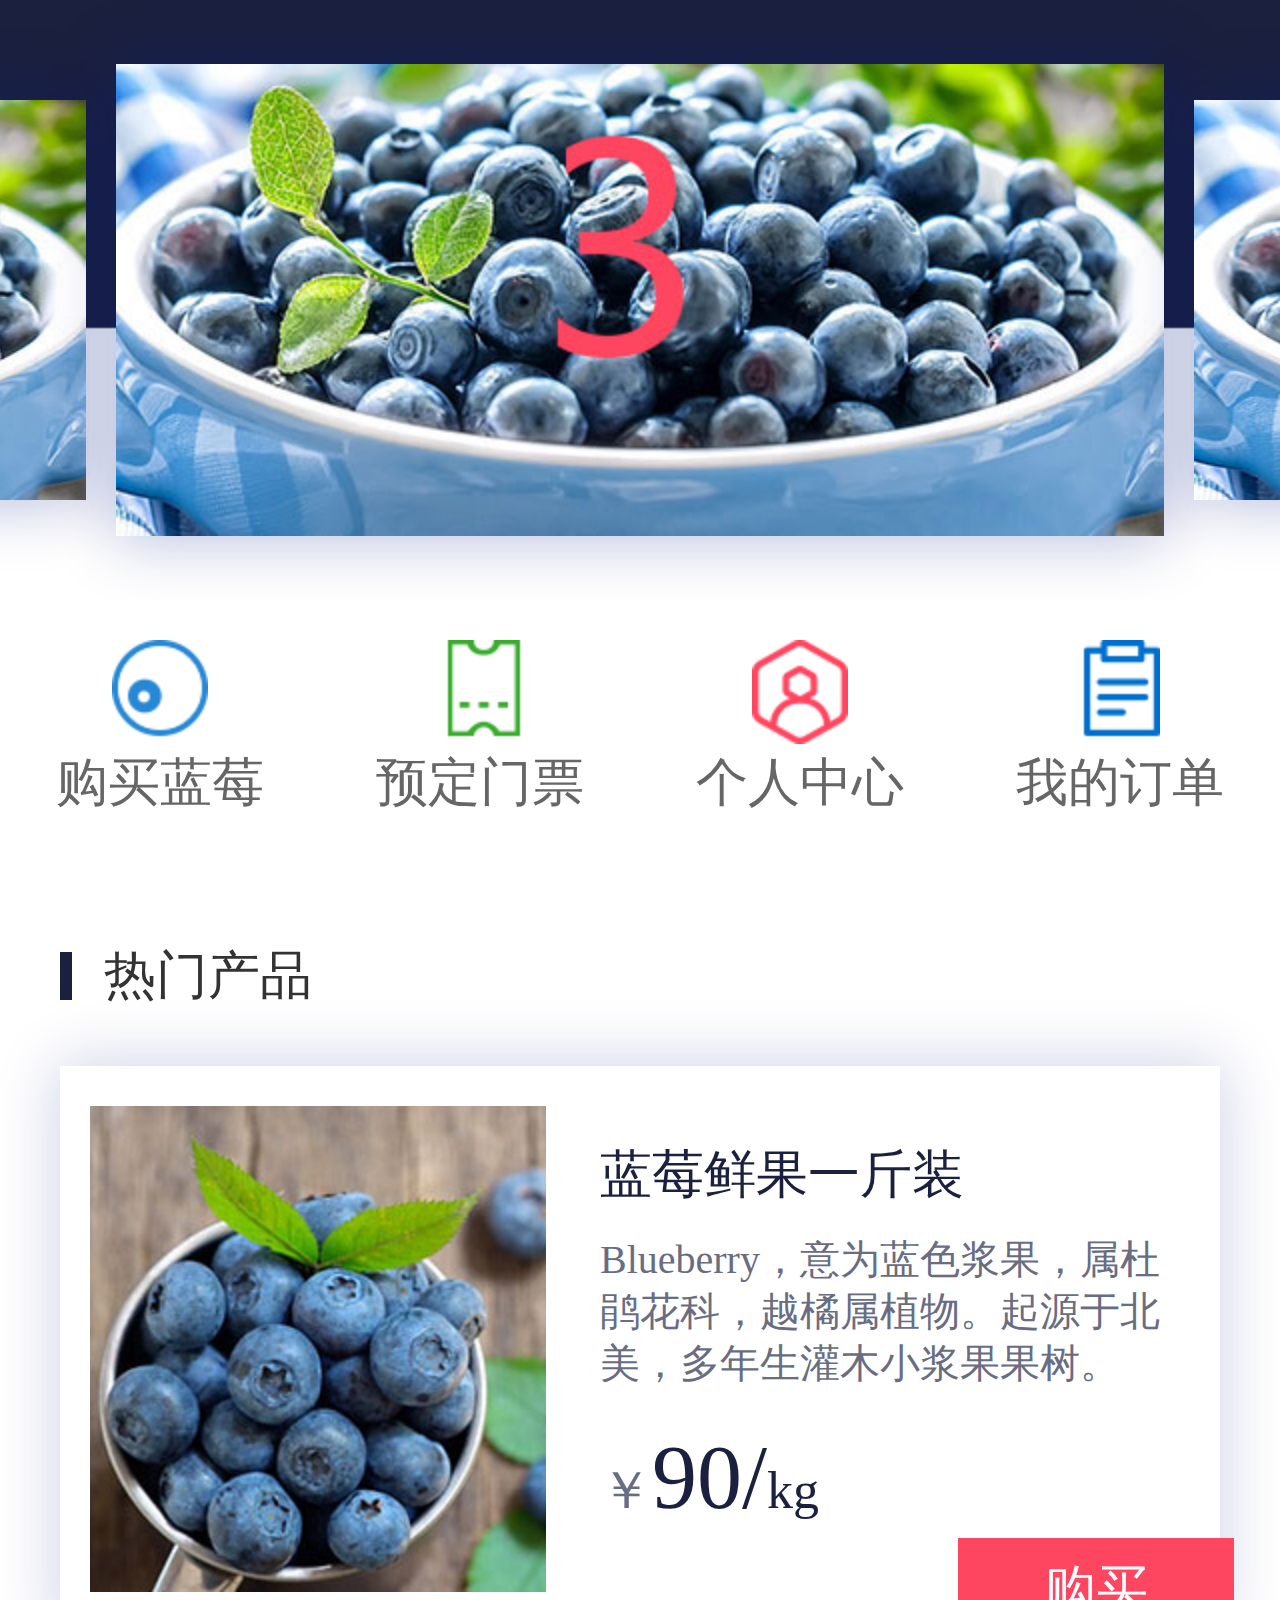
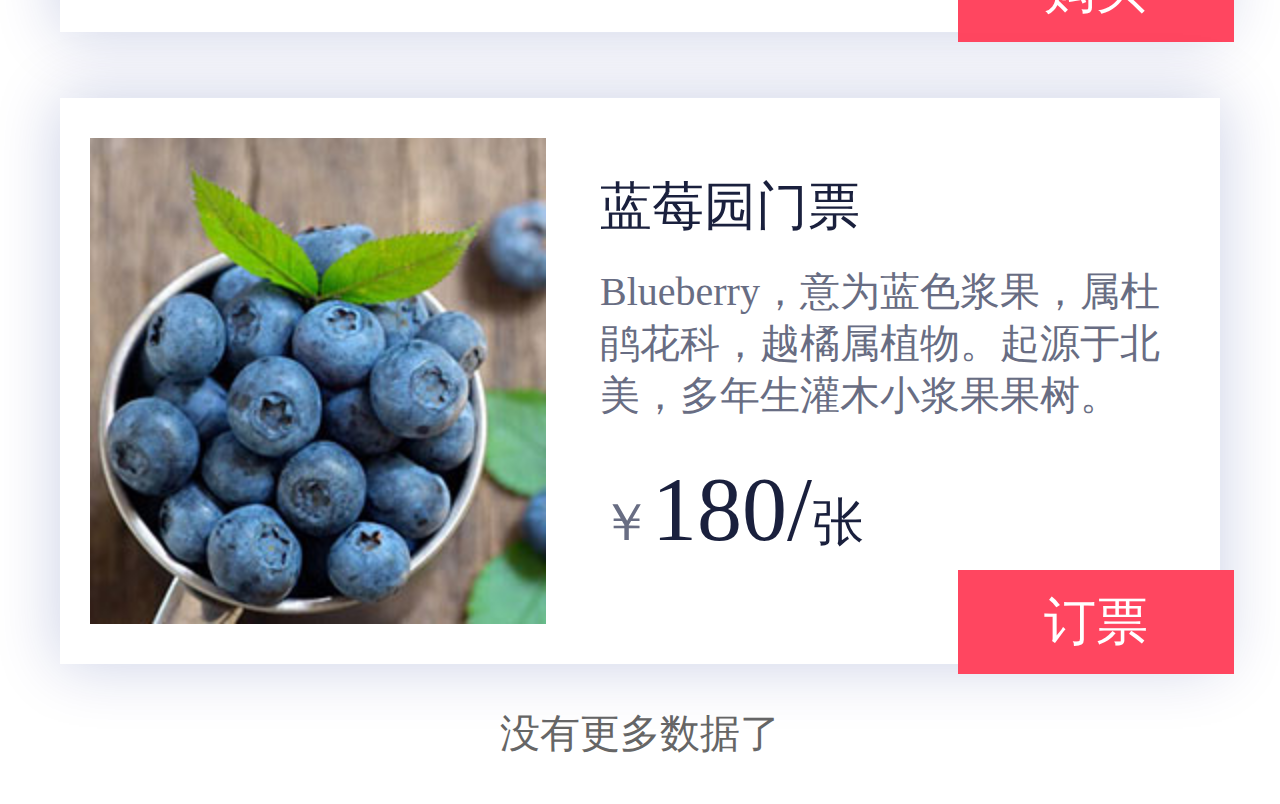
<file: index.html>
<!doctype html>
<html lang="en">
<head>
	<meta charset="UTF-8">
	<title>商城</title>
	<meta name="viewport" content="width=device-width,user-scalable=no,maximum-scale=1" />
	<link type="text/css" rel="stylesheet" media="all" href="styles/swiper.min.css">
	<link type="text/css" rel="stylesheet" media="all" href="styles/master.css">
</head>
<body>

<main>
	<div class="swiper-container banner-box">
		<ul class="swiper-wrapper">
			<li class="swiper-slide banner"><img src="images/banner1.jpg" /></li>
			<li class="swiper-slide banner"><img src="images/banner2.jpg" /></li>
			<li class="swiper-slide banner"><img src="images/banner3.jpg" /></li>

		</ul>
	</div>

	<div class="small-nav">
		<ul class="clearfix">
			<li><a href="goods_list.html"><i class="i1"></i><p>购买蓝莓</p></a></li>
			<li><a href="goods_list.html"><i class="i2"></i><p>预定门票</p></a></li>
			<li><a href="user_core.html"><i class="i3"></i><p>个人中心</p></a></li>
			<li><a href="order_total.html"><i class="i4"></i><p>我的订单</p></a></li>
		</ul>
	</div>

	<div class="hot-list">
		<h1>热门产品</h1>
		<a href="goods_buy.html" class="goods-list clearfix">
			<img class="fl" src="images/list_01.jpg" />
			<div class="list-right fr">
				<h3>蓝莓鲜果一斤装</h3>
				<p>Blueberry，意为蓝色浆果，属杜
					鹃花科，越橘属植物。起源于北
					美，多年生灌木小浆果果树。</p>
				<label><span>￥</span><i>90</i><i>/</i><span>kg</span></label>
			</div>
			<p class="purchase">购买</p>
		</a>
		<a href="goods_ticket.html" class="goods-list clearfix">
			<img class="fl" src="images/list_01.jpg" />
			<div class="list-right fr">
				<h3>蓝莓园门票</h3>
				<p>Blueberry，意为蓝色浆果，属杜
					鹃花科，越橘属植物。起源于北
					美，多年生灌木小浆果果树。</p>
				<label><span>￥</span><i>180</i><i>/</i><span>张</span></label>
			</div>
			<p class="purchase">订票</p>
		</a>
		<p class="no-record">没有更多数据了</p>
	</div>

</main>

<script src="js/jquery-1.11.3.js"></script>
<script src="js/master.js"></script>
<script src="js/swiper.min.js"></script>

<script>
	var mySwiper = new Swiper('.swiper-container', {
		roundLengths : true,
		initialSlide :2,
		speed:600,
		slidesPerView:"auto",
		centeredSlides : true,
		followFinger : false,
		loop : true,
		autoplay: 2500,
		observer:true,//修改swiper自己或子元素时，自动初始化swiper
		observeParents:true,//修改swiper的父元素时，自动初始化swiper
	});

	$(function(){
		var page=1;//頁
		var several=10;//一頁幾個
		var name;//這個是搜索的條件

		$(window).scroll(function () {
			var scrollTop = $(this).scrollTop();
			var windowHeight = $(this).height();
			var scrollHeight = $(document).height()-10;
			if (scrollTop + windowHeight >= scrollHeight){
				page++;
				Load()
			}
		});

		function Load(){
			//底部加载
			$.post("demo_ajax_gethint.asp",{name:name,page:page,several:several},function(data){
				var Content;
				$.each(data.titles,function(index,item){
					Content+=('<div class="goods-list clearfix">'
					+'<img  class="fl" src="'+item.lists[i].pic+'" alt="">'
					+'<div class="list-right fr">'
					+'<h3>'+item.lists[i].title+'</h3>'
					+'<p>'+item.lists[i].title+'</p>'
					+'<label>'+'<span>'+'￥'+'</span>'+'<span>'+item.lists[i].date+'</span>'+'</label>'
					+'</div>'
					+'<a class="purchase" href="'+item.lists[i].link+'">'+'购买'+'</a>'
					+'</div>');
				});
				$(".goods-list").append('Content');
			});
		}
	})

</script>
</body>
</html>
</file>
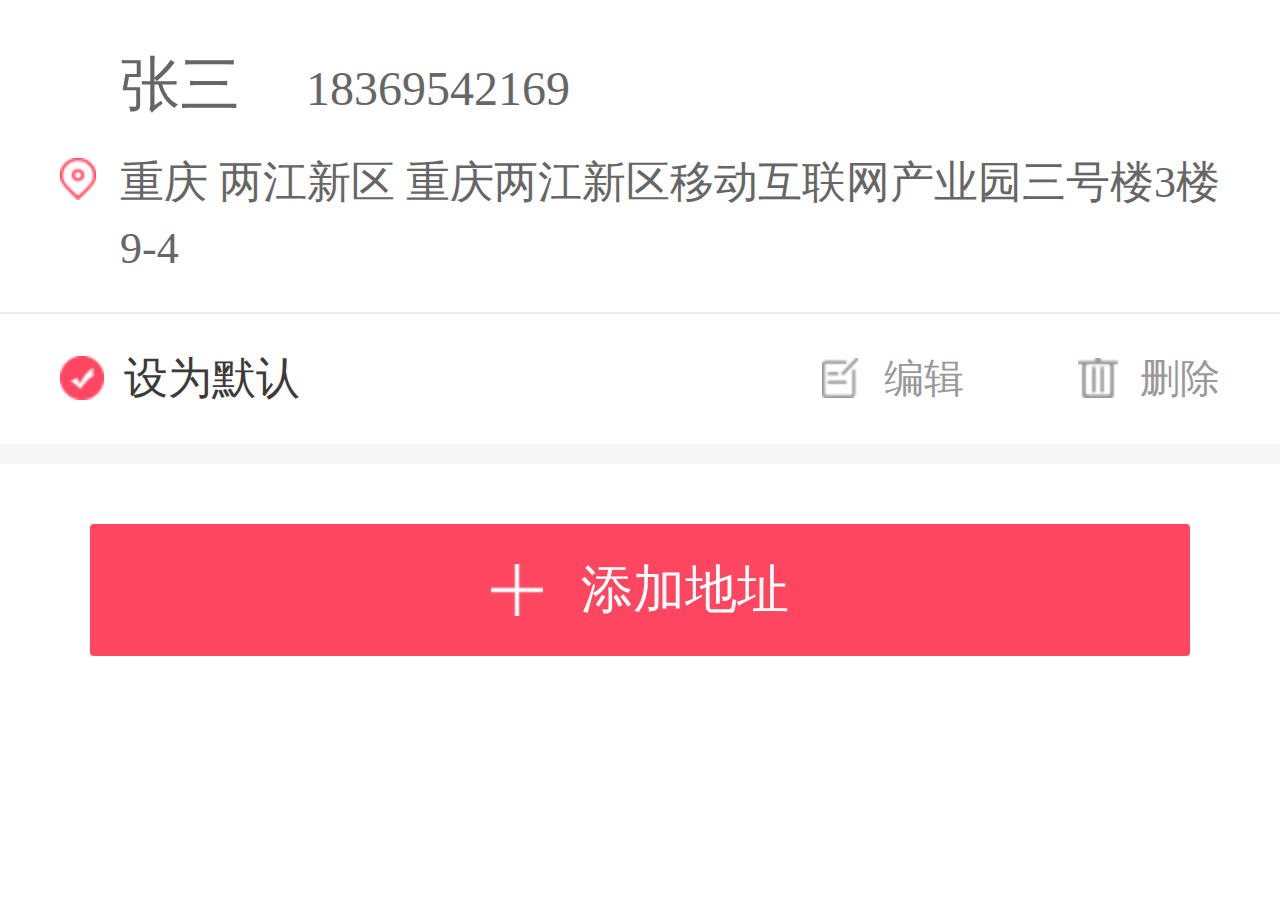
<file: address.html>
<!doctype html>
<html lang="en">
<head>
	<meta charset="UTF-8">
	<title>商城</title>
	<meta name="viewport" content="width=device-width,user-scalable=no,maximum-scale=1" />
	<link type="text/css" rel="stylesheet" media="all" href="styles/master.css">
</head>
<body>

<main>
	<div class="address">
		<div class="user-info bor-bottom">
			<h3>张三</h3>
			<span>18369542169</span>
			<label>
				<i></i>
				<p>重庆 两江新区 重庆两江新区移动互联网产业园三号楼3楼 9-4</p>
			</label>
		</div>
		<div class="user-eit clearfix">
			<label><i class="bg-check"><input type="radio" value="1" checked="checked"></i>设为默认</label>
			<div class="choice">
				<a href="address_revise.html"><i></i>编辑</a>
				<span><i></i>删除</span>
			</div>
		</div>
	</div>

	<div class="add-to">
		<a href="address_revise.html"><span>添加地址</span></a>
	</div>

</main>

<script src="js/jquery-1.11.3.js"></script>
<script src="js/master.js"></script>
<script>
	$(function(){
		$(".user-eit label").click(function(){
			$(".user-eit label i").toggleClass("bg-check");
		})
	});
</script>
</body>
</html>
</file>
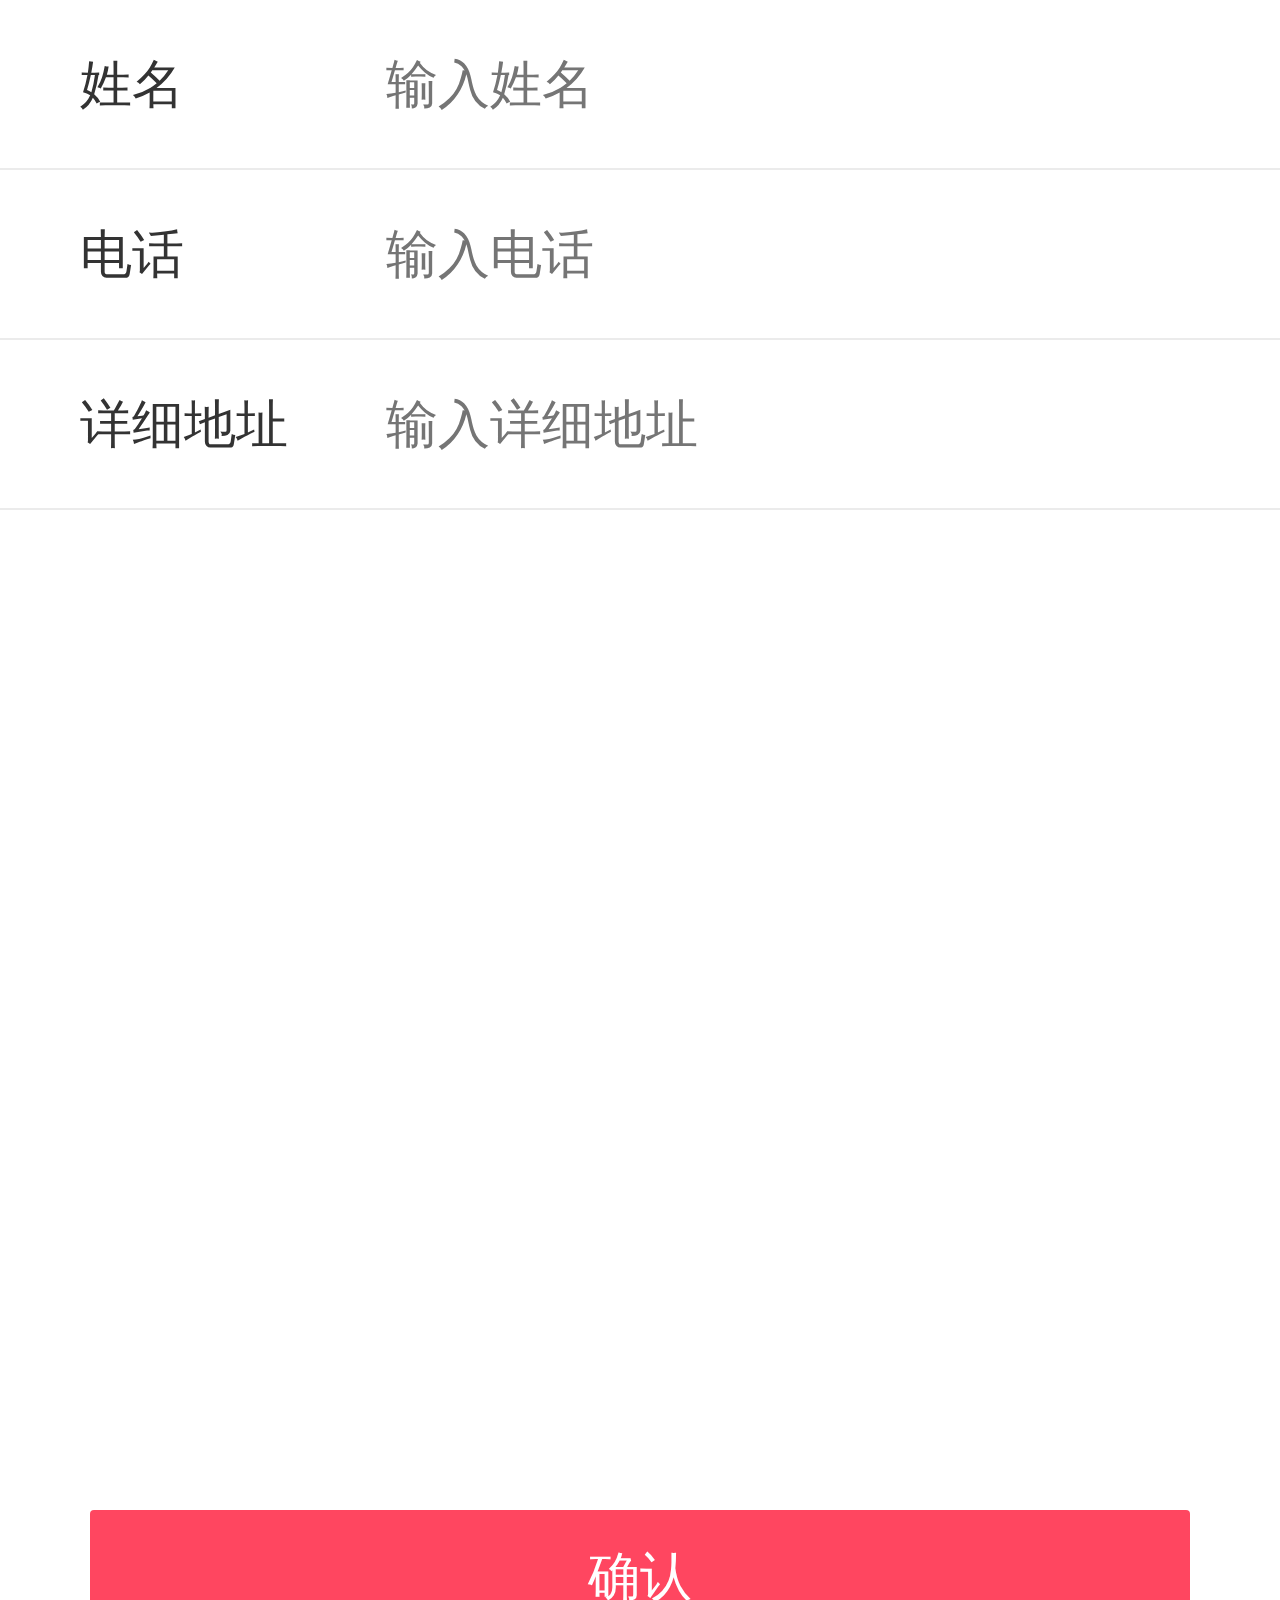
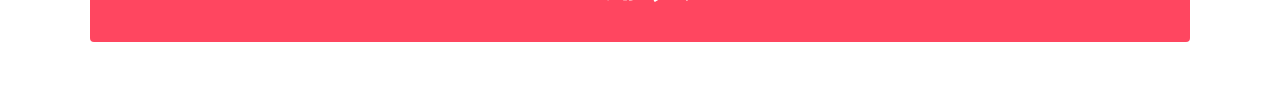
<file: address_revise.html>
<!doctype html>
<html lang="en">
<head>
	<meta charset="UTF-8">
	<title>商城</title>
	<meta name="viewport" content="width=device-width,user-scalable=no,maximum-scale=1" />
	<link type="text/css" rel="stylesheet" media="all" href="styles/master.css">
</head>
<body>

<main>
	<div class="user-list">
		<label>姓名</label>
		<input type="text" placeholder="输入姓名">
	</div>
	<div class="user-list" id="Telephone">
		<label>电话</label>
		<input type="text" placeholder="输入电话" id="userphone">
		<span class="spa"></span>
	</div>
	<div class="user-list">
		<label>详细地址</label>
		<input type="text" placeholder="输入详细地址" >
	</div>

	<div class="keep">
		<input type="button" value="确认">
	</div>
</main>

<script src="js/jquery-1.11.3.js"></script>
<script src="js/master.js"></script>
</body>
</html>
</file>
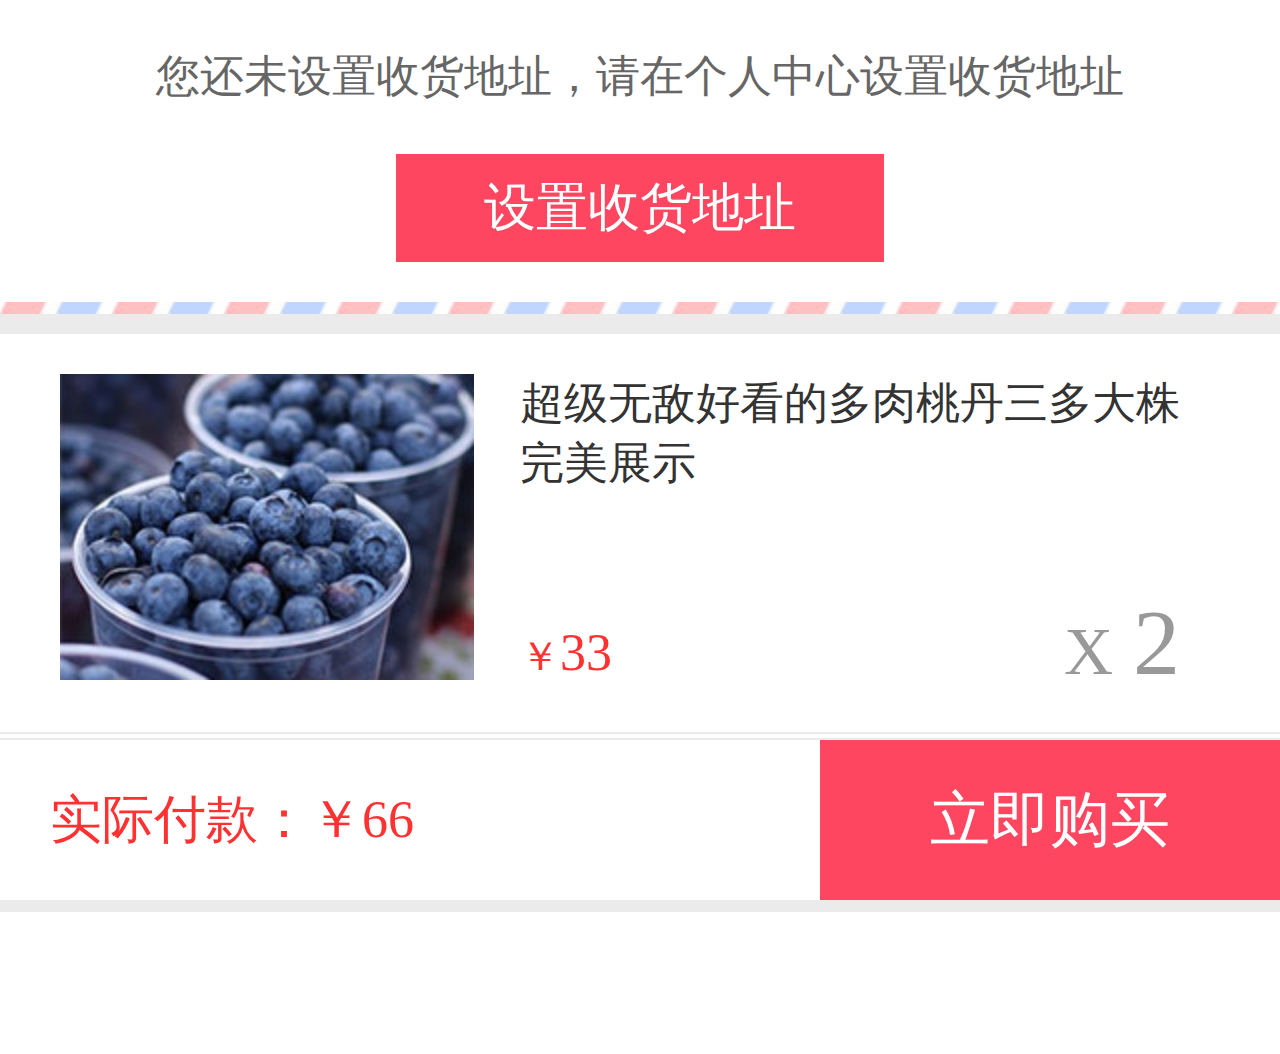
<file: confirm_no.html>
<!doctype html>
<html lang="en">
<head>
	<meta charset="UTF-8">
	<title>商城</title>
	<meta name="viewport" content="width=device-width,user-scalable=no,maximum-scale=1" />
	<link type="text/css" rel="stylesheet" media="all" href="styles/master.css">
</head>
<body>

<main>
	<div class="userinfo-box">
		<p class="title-p">您还未设置收货地址，请在个人中心设置收货地址</p>
		<a class="s-a" href="address.html">设置收货地址</a>
		<em class="op-6"></em>
	</div>

	<div class="exhibition bor-up bor-dow">
		<div class="exh-main clearfix">
			<img class="fl" src="images/exh_01.jpg" />
			<div class="exh-info fr">
				<strong>超级无敌好看的多肉桃丹三多大株
					完美展示</strong>
				<p class="raise"> <span>￥</span><span id="unit">33</span> </p>
				<label class="incre">
					<i><span>X</span><b id="number">2</b></i>
				</label>
			</div>
		</div>
		<div class="mode bor-top clearfix">
			<label>邮费</label>
			<p>包邮</p>
		</div>
	</div>

	<footer class="com-flex">
		<p class="red"><label>实际付款：</label><span>￥</span><em>66</em></p>
		<input class="btn" type="button" value="立即购买" />
	</footer>
</main>

<script src="js/jquery-1.11.3.js"></script>
<script src="js/master.js"></script>
</body>
</html>
</file>
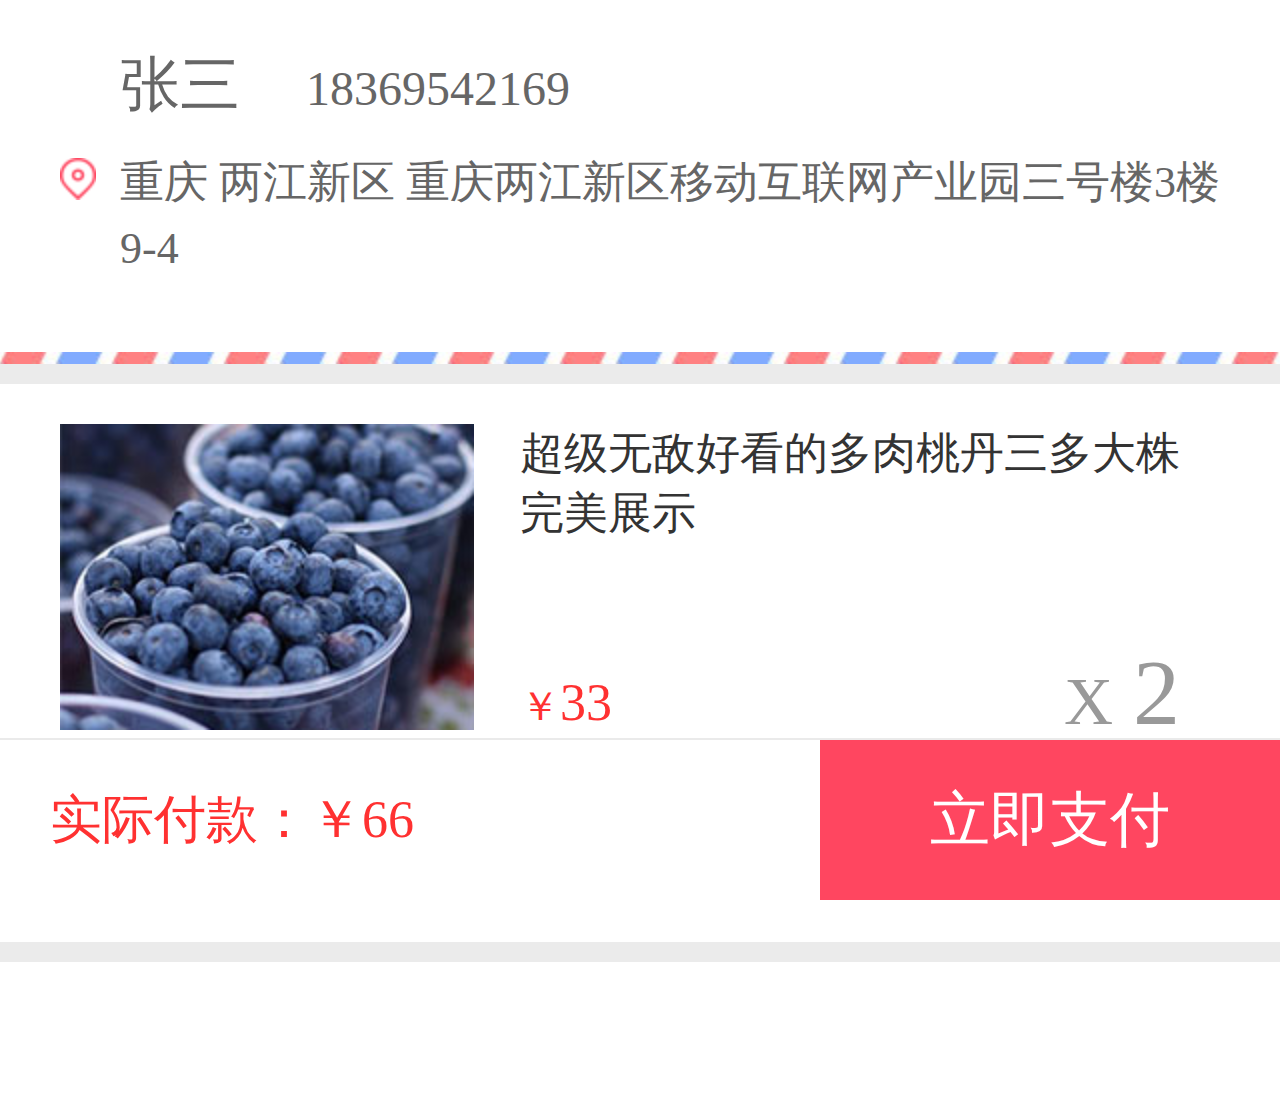
<file: confirm_pay.html>
<!doctype html>
<html lang="en">
<head>
	<meta charset="UTF-8">
	<title>商城</title>
	<meta name="viewport" content="width=device-width,user-scalable=no,maximum-scale=1" />
	<link type="text/css" rel="stylesheet" media="all" href="styles/master.css">
</head>
<body>

<main>
	<div class="userinfo-box">
		<div class="user-info">
			<h3>张三</h3>
			<span>18369542169</span>
			<label>
				<i></i>
				<p>重庆 两江新区 重庆两江新区移动互联网产业园三号楼3楼
					9-4</p>
			</label>
		</div>
		<em></em>
	</div>

	<div class="exhibition bor-up bor-dow">
		<div class="exh-main clearfix">
			<img class="fl" src="images/exh_01.jpg" />
			<div class="exh-info fr">
				<strong>超级无敌好看的多肉桃丹三多大株
					完美展示</strong>
				<p class="raise"> <span>￥</span><span id="unit">33</span> </p>
				<label class="incre">
					<i><span>X</span><b id="number">2</b></i>
				</label>
			</div>
		</div>
		<div class="mode bor-top clearfix">
			<label>邮费</label>
			<p>包邮</p>
		</div>
	</div>

	<footer class="com-flex">
		<p class="red"><label>实际付款：</label><span>￥</span><em>66</em></p>
		<a href="no_pay.html" class="btn">立即支付</a>
	</footer>
</main>

<script src="js/jquery-1.11.3.js"></script>
<script src="js/master.js"></script>
</body>
</html>
</file>
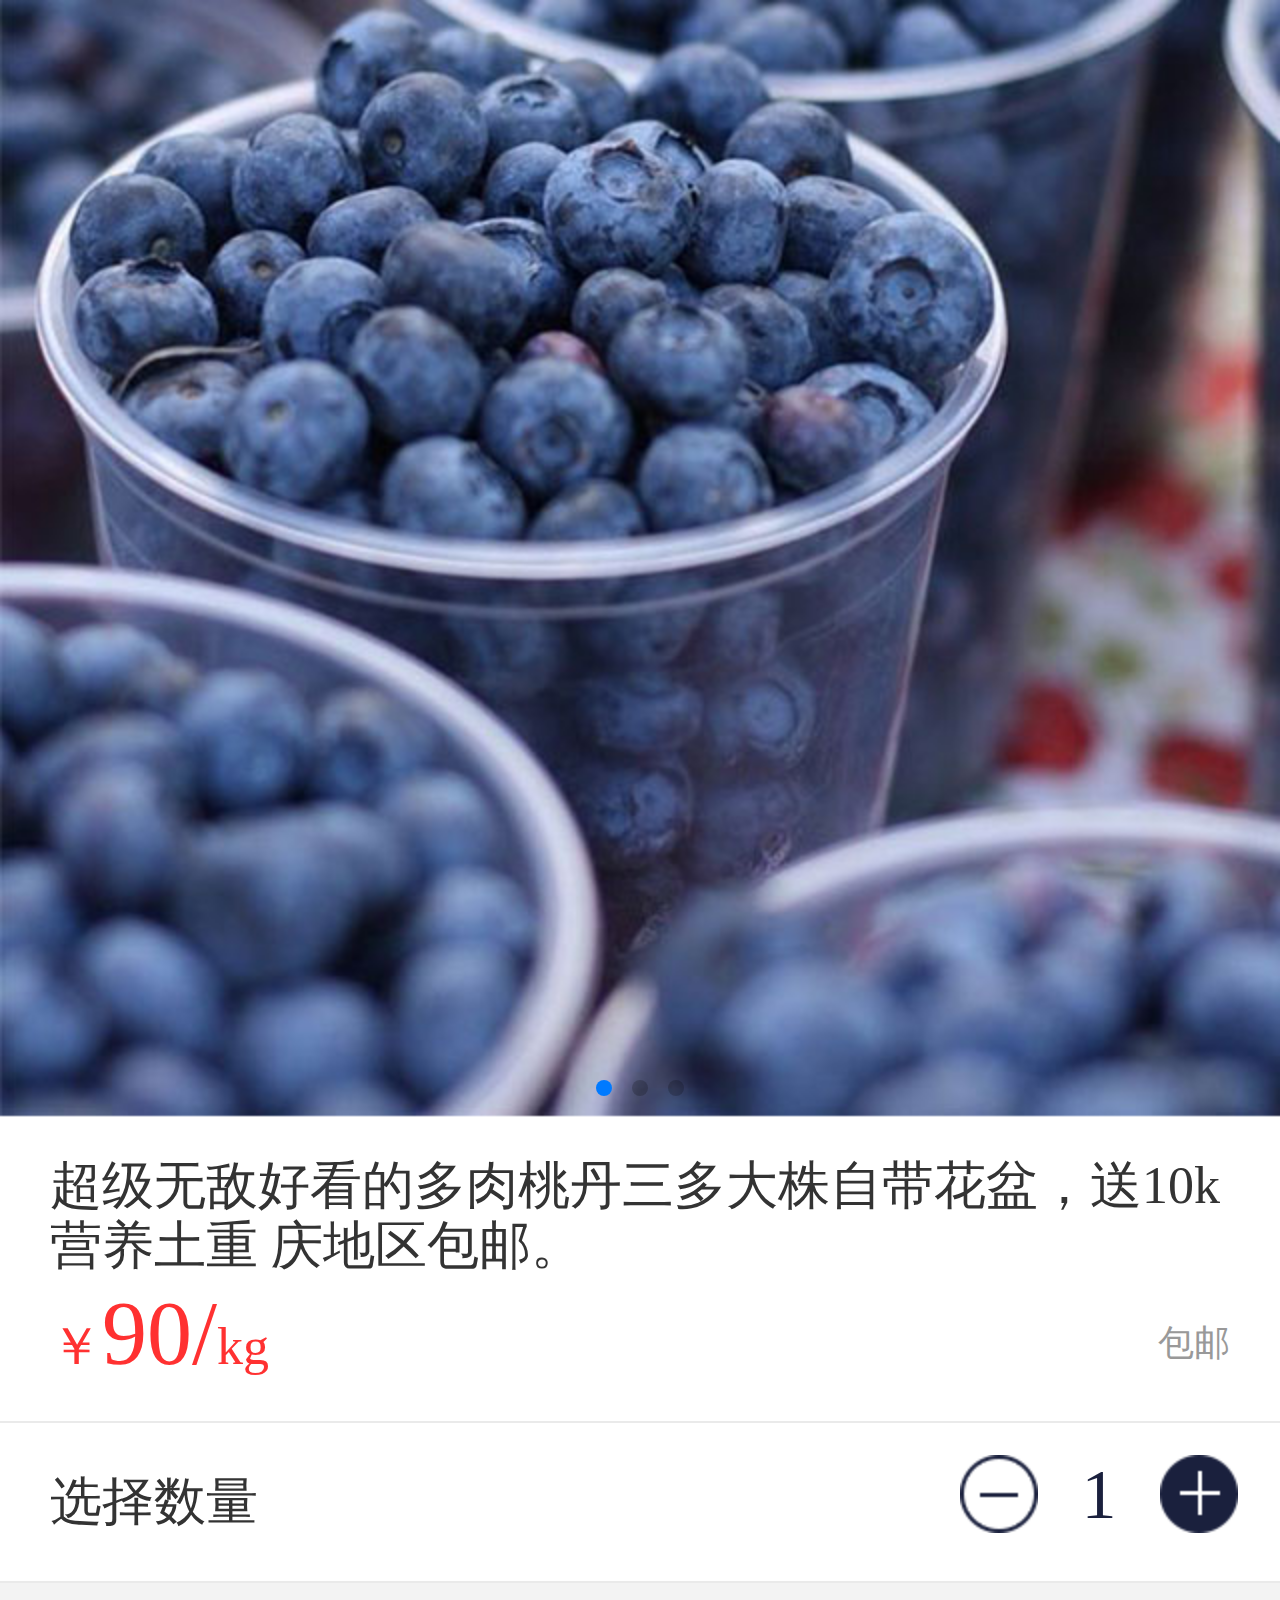
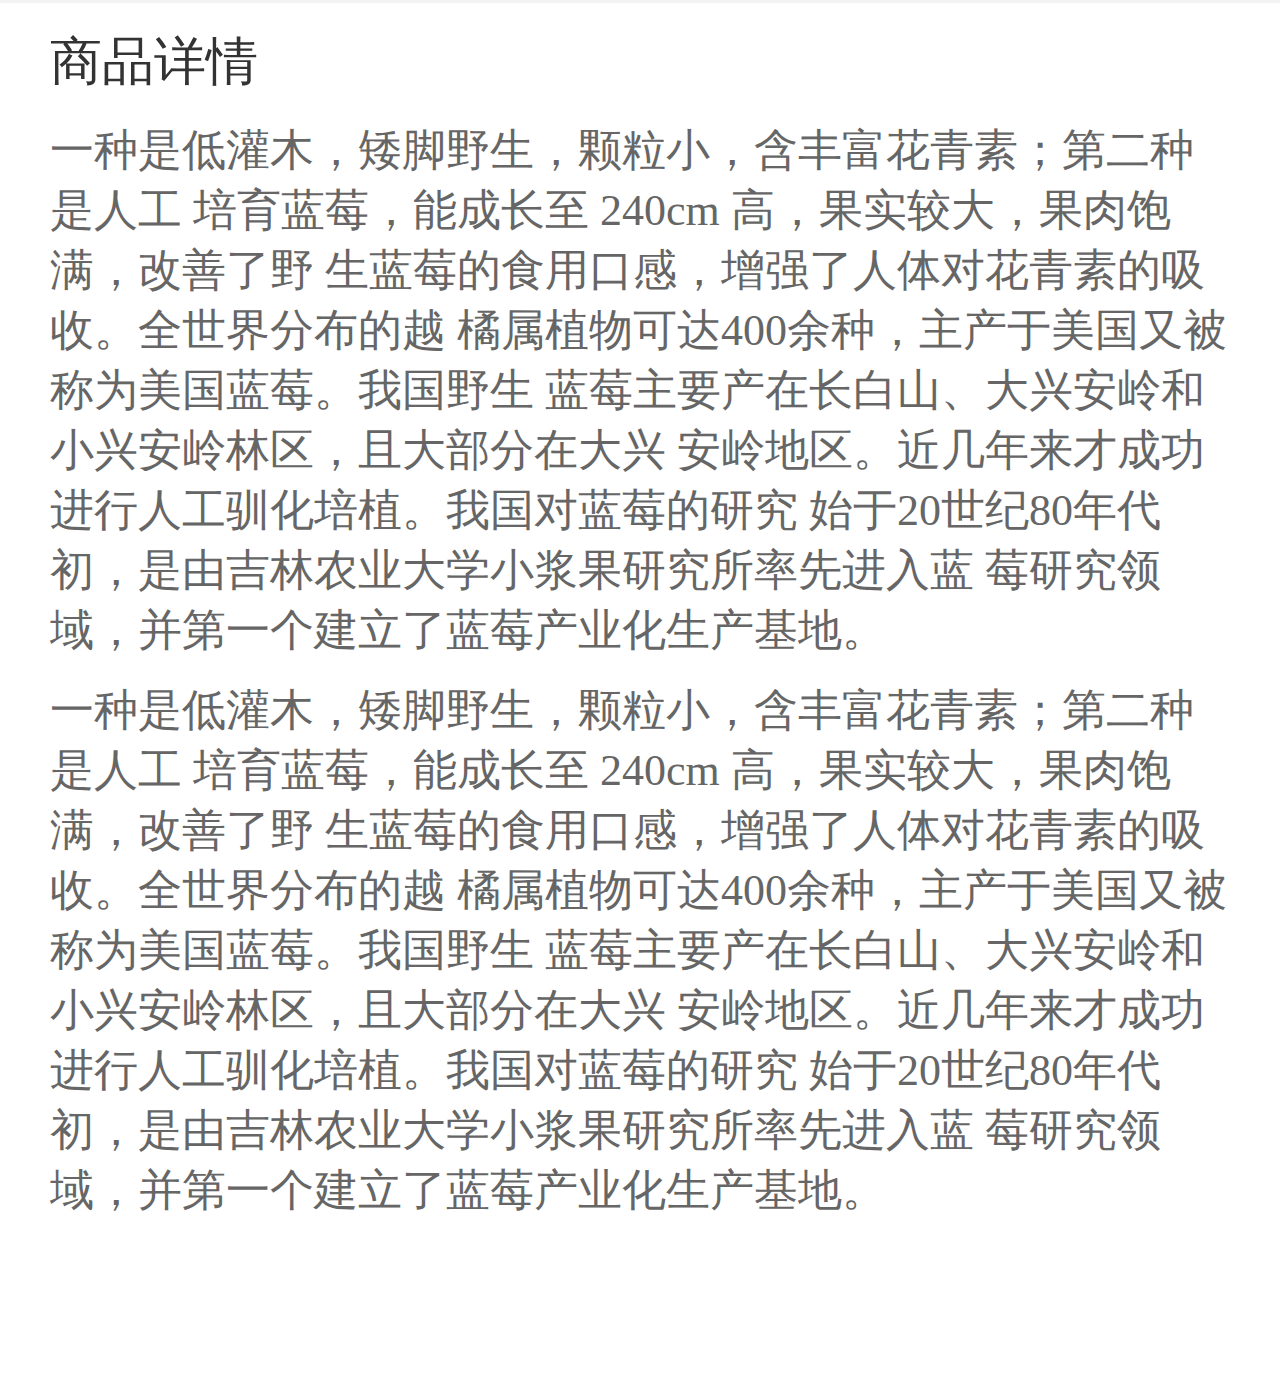
<file: goods_buy.html>
<!doctype html>
<html lang="en">
<head>
	<meta charset="UTF-8">
	<title>商城</title>
	<meta name="viewport" content="width=device-width,user-scalable=no,maximum-scale=1" />
	<link type="text/css" rel="stylesheet" media="all" href="styles/master.css">
	<link type="text/css" rel="stylesheet" media="all" href="styles/swiper.min.css">
</head>
<body>

<main>
	<div class="swiper-container pic-gallery">
		<ul class="swiper-wrapper">
			<li class="swiper-slide"><img src="images/big.jpg" /></li>
			<li class="swiper-slide"><img src="images/big.jpg" /></li>
			<li class="swiper-slide"><img src="images/big.jpg" /></li>
		</ul>
		<div class="swiper-pagination"></div>
	</div>

	<div class="main-layout" >
		<div class="title-share d-public clearfix">
			<h1 class="clamp">超级无敌好看的多肉桃丹三多大株自带花盆，送10k营养土重
				庆地区包邮。</h1>
			<p class="fl"><span>￥</span ><i id="Unit_Price">90</i><i>/</i><span>kg</span></p>
			<em class="fr">包邮</em>
		</div>
		<div class="number d-public">
			<h4>选择数量</h4>
			<div class="arithmetic">
				<i class="minus" id="reduce"></i>
				<span class="num" id="Number">1</span>
				<i class="plus" id="plus"></i>
			</div>
		</div>
	</div>

	<div class="com-details">
		<h3 class="title-pub">商品详情</h3>
		<p>一种是低灌木，矮脚野生，颗粒小，含丰富花青素；第二种是人工
			培育蓝莓，能成长至 240cm 高，果实较大，果肉饱满，改善了野
			生蓝莓的食用口感，增强了人体对花青素的吸收。全世界分布的越
			橘属植物可达400余种，主产于美国又被称为美国蓝莓。我国野生
			蓝莓主要产在长白山、大兴安岭和小兴安岭林区，且大部分在大兴
			安岭地区。近几年来才成功进行人工驯化培植。我国对蓝莓的研究
			始于20世纪80年代初，是由吉林农业大学小浆果研究所率先进入蓝
			莓研究领域，并第一个建立了蓝莓产业化生产基地。</p>
		<p>一种是低灌木，矮脚野生，颗粒小，含丰富花青素；第二种是人工
			培育蓝莓，能成长至 240cm 高，果实较大，果肉饱满，改善了野
			生蓝莓的食用口感，增强了人体对花青素的吸收。全世界分布的越
			橘属植物可达400余种，主产于美国又被称为美国蓝莓。我国野生
			蓝莓主要产在长白山、大兴安岭和小兴安岭林区，且大部分在大兴
			安岭地区。近几年来才成功进行人工驯化培植。我国对蓝莓的研究
			始于20世纪80年代初，是由吉林农业大学小浆果研究所率先进入蓝
			莓研究领域，并第一个建立了蓝莓产业化生产基地。</p>
	</div>

	<footer class="com-flex">
		<p><label>单价：</label><span>￥</span><span id="Total_price">50</span></p>
		<a href="confirm_no.html" class="btn" >立即购买</a>
	</footer>
</main>

<script src="js/jquery-1.11.3.js"></script>
<script src="js/master.js"></script>
<script src="js/swiper.min.js"></script>

<script>
	var swiper = new Swiper('.swiper-container', {
		pagination: '.swiper-pagination',
		paginationClickable: true,
		spaceBetween: 30,
		centeredSlides: true,
		autoplay: 2500,
		autoplayDisableOnInteraction: false,
		observer:true,//修改swiper自己或子元素时，自动初始化swiper
		observeParents:true,//修改swiper的父元素时，自动初始化swiper
	});

</script>
</body>
</html>
</file>
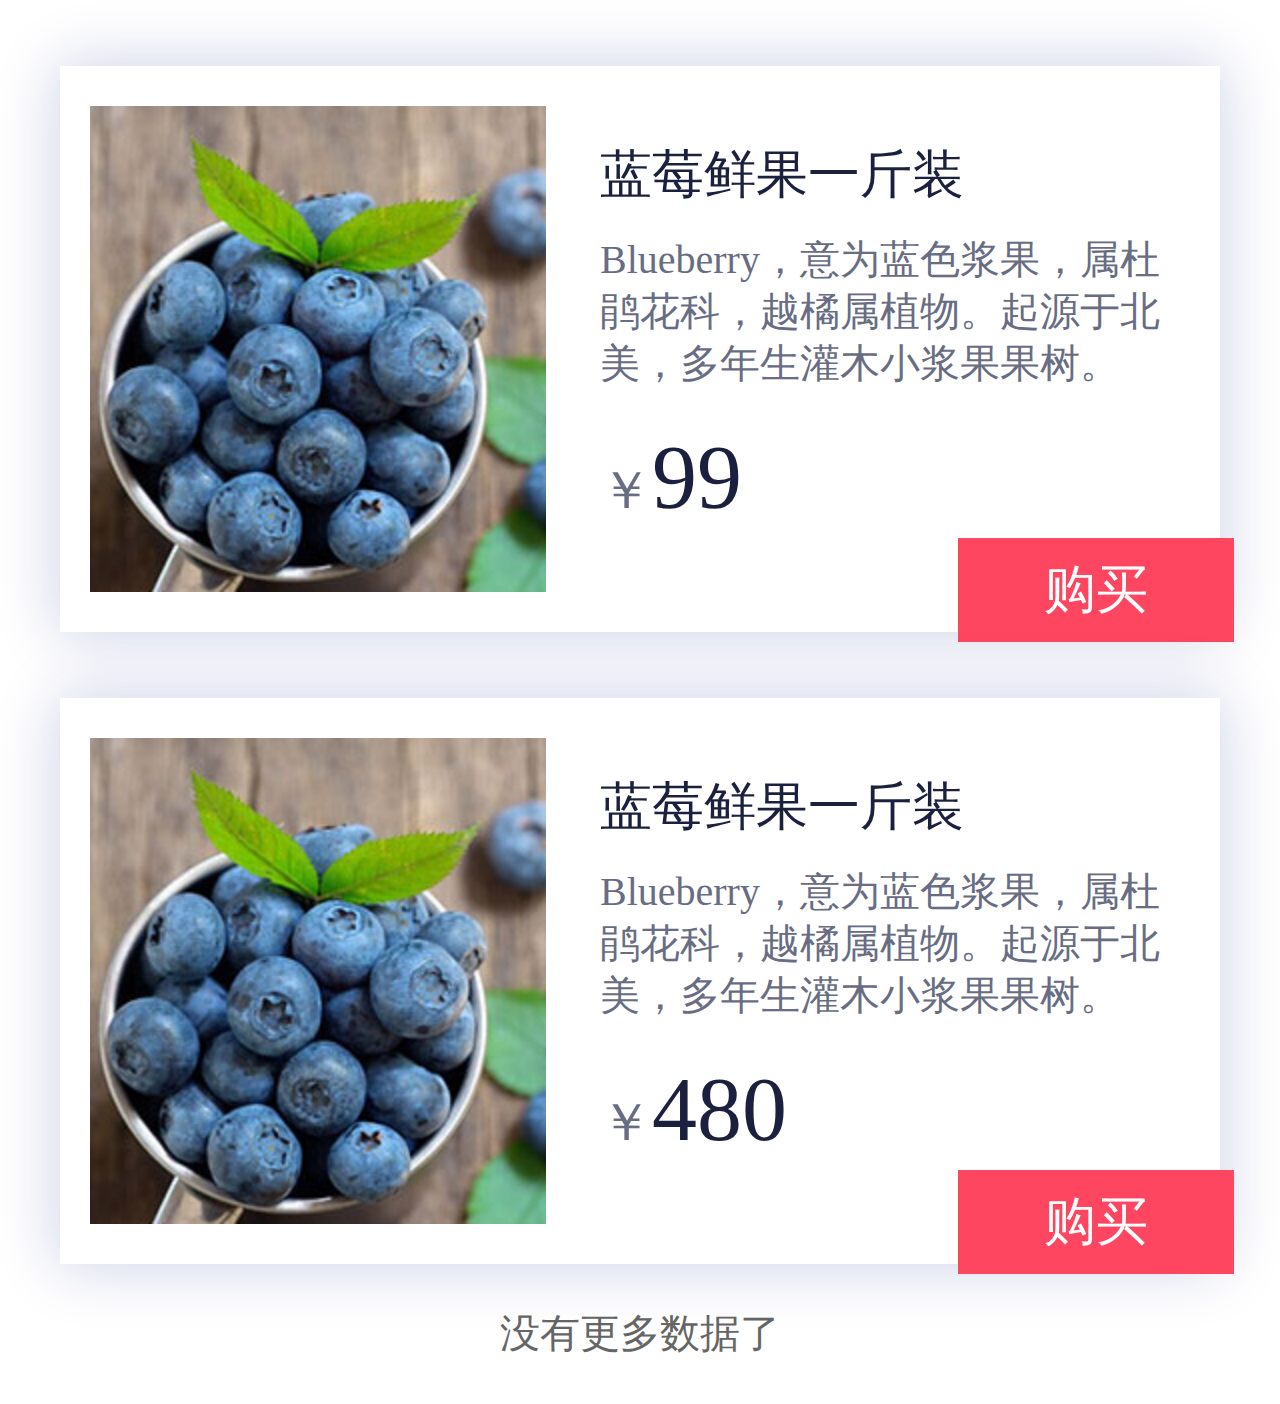
<file: goods_list.html>
<!doctype html>
<html lang="en">
<head>
	<meta charset="UTF-8">
	<title>商城</title>
	<meta name="viewport" content="width=device-width,user-scalable=no,maximum-scale=1" />
	<link type="text/css" rel="stylesheet" media="all" href="styles/master.css">
</head>
<body>

<main>
	<a href="goods_buy.html" class="goods-list clearfix">
		<img class="fl" src="images/list_01.jpg" />
		<div class="list-right fr">
			<h3>蓝莓鲜果一斤装</h3>
			<p>Blueberry，意为蓝色浆果，属杜
				鹃花科，越橘属植物。起源于北
				美，多年生灌木小浆果果树。</p>
			<label><span>￥</span><em>99</em></label>
		</div>
		<p class="purchase">购买</p>
	</a>
	<a href="#" class="goods-list clearfix">
		<img class="fl" src="images/list_01.jpg" />
		<div class="list-right fr">
			<h3>蓝莓鲜果一斤装</h3>
			<p>Blueberry，意为蓝色浆果，属杜
				鹃花科，越橘属植物。起源于北
				美，多年生灌木小浆果果树。</p>
			<label><span>￥</span><em>480</em></label>
		</div>
		<p class="purchase">购买</p>
	</a>
	<p class="no-record">没有更多数据了</p>
</main>

<script src="js/jquery-1.11.3.js"></script>
<script src="js/master.js"></script>
<script>
	$(function(){
		var page=1;//頁
		var several=10;//一頁幾個
		var name;//這個是搜索的條件

		$(window).scroll(function () {
			var scrollTop = $(this).scrollTop();
			var windowHeight = $(this).height();
			var scrollHeight = $(document).height()-10;
			if (scrollTop + windowHeight >= scrollHeight){
				page++;
				Load()
			}
		});

		function Load(){
			//底部加载
			$.post("demo_ajax_gethint.asp",{name:name,page:page,several:several},function(data){
				var Content;
				$.each(data.titles,function(index,item){
					Content+=('<div class="goods-list clearfix">'
							+'<img  class="fl" src="'+item.lists[i].pic+'" alt="">'
							+'<div class="list-right fr">'
							+'<h3>'+item.lists[i].title+'</h3>'
							+'<p>'+item.lists[i].title+'</p>'
							+'<label>'+'<span>'+'￥'+'</span>'+'<span>'+item.lists[i].date+'</span>'+'</label>'
							+'</div>'
							+'<a class="purchase" href="'+item.lists[i].link+'">'+'购买'+'</a>'
							+'</div>');
				});
				$(".goods-list").append('Content');
			});
		}
	})
</script>
</body>
</html>
</file>
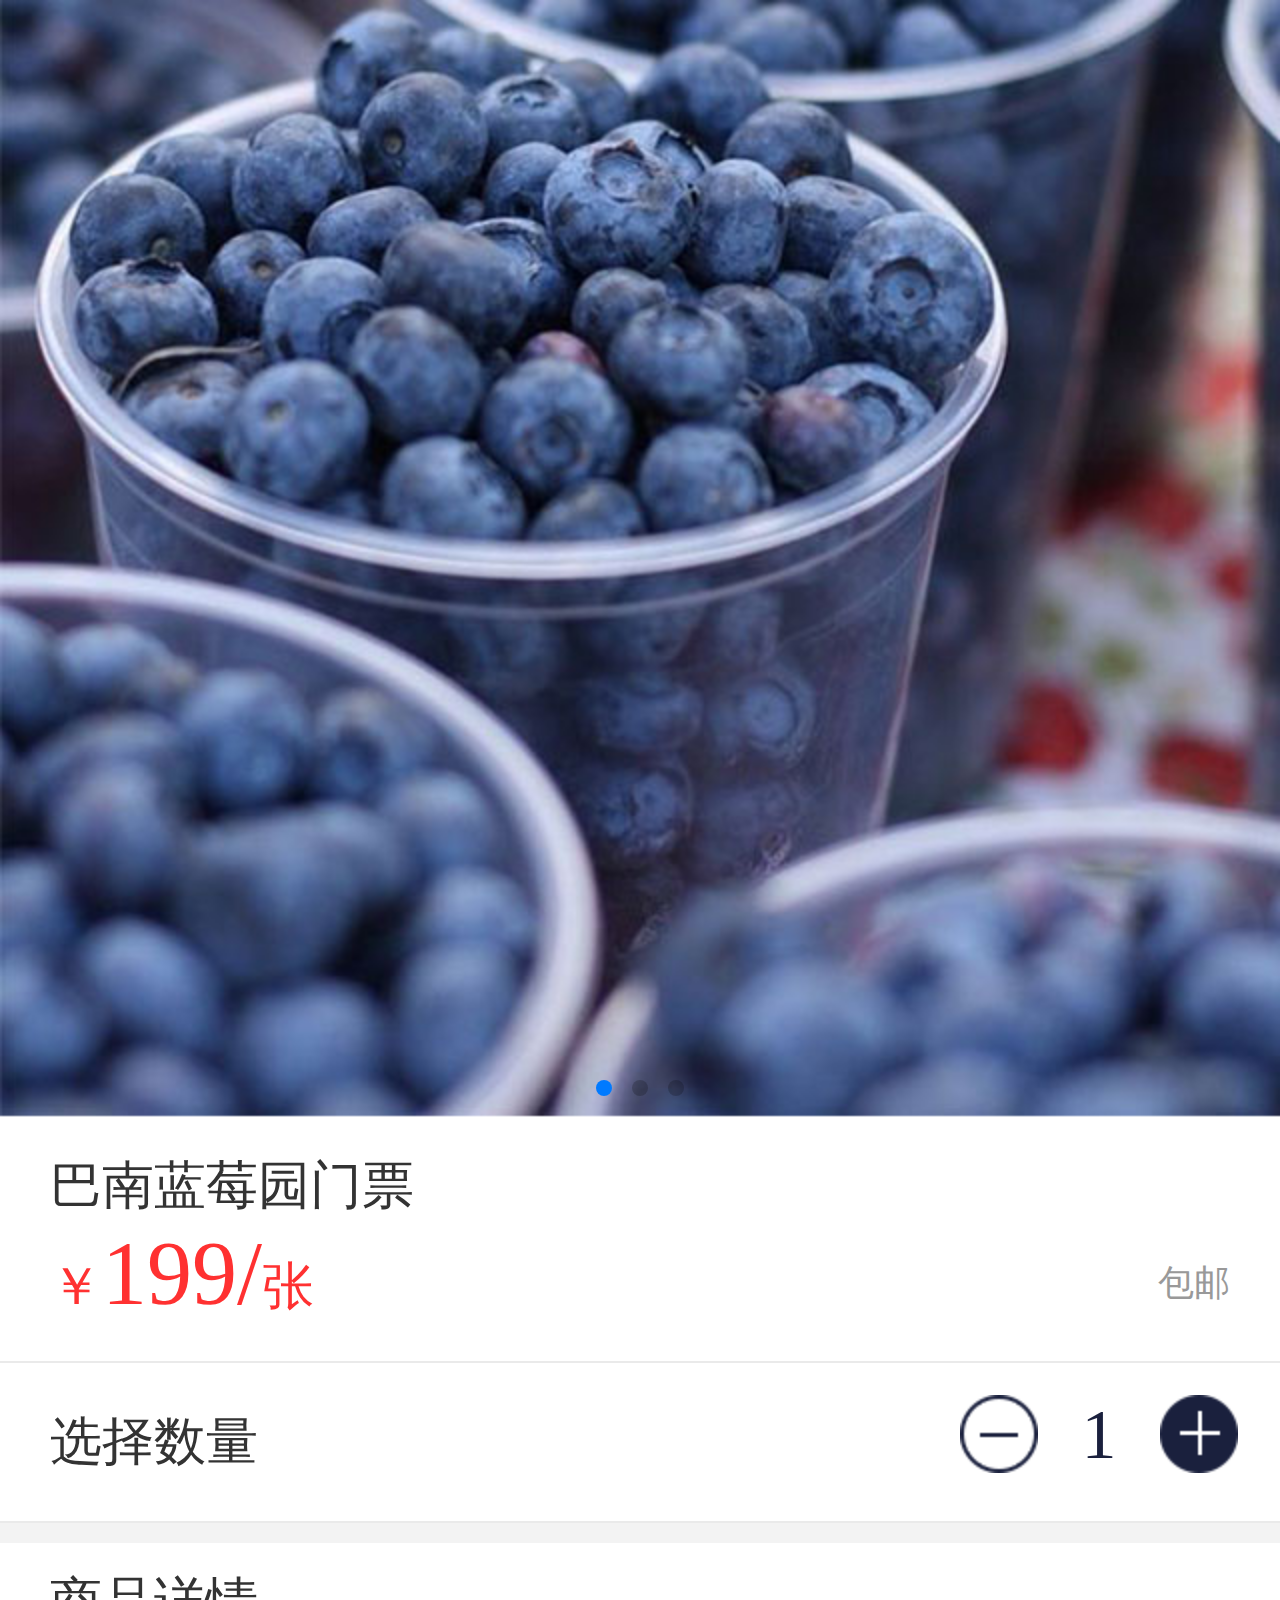
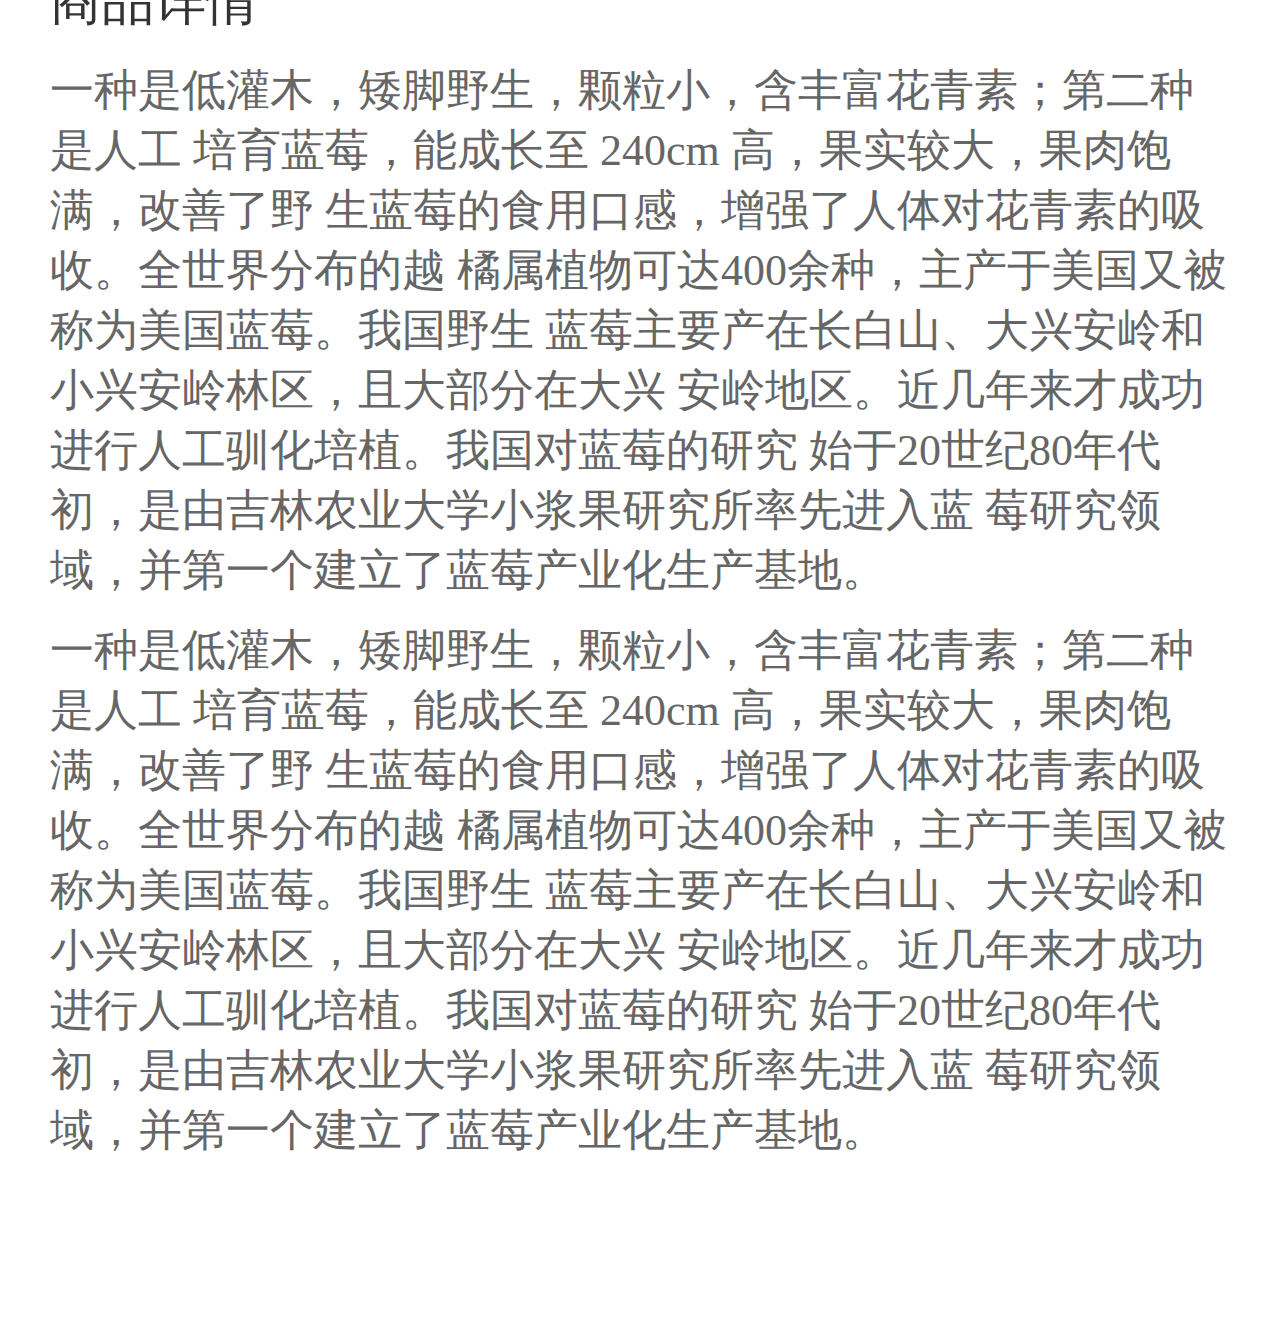
<file: goods_ticket.html>
<!doctype html>
<html lang="en">
<head>
	<meta charset="UTF-8">
	<title>商城</title>
	<meta name="viewport" content="width=device-width,user-scalable=no,maximum-scale=1" />
	<link type="text/css" rel="stylesheet" media="all" href="styles/master.css">
	<link type="text/css" rel="stylesheet" media="all" href="styles/swiper.min.css">
</head>
<body>

<main>
	<div class="swiper-container pic-gallery">
		<ul class="swiper-wrapper">
			<li class="swiper-slide"><img src="images/big.jpg" /></li>
			<li class="swiper-slide"><img src="images/big.jpg" /></li>
			<li class="swiper-slide"><img src="images/big.jpg" /></li>
		</ul>
		<div class="swiper-pagination"></div>
	</div>

	<div class="main-layout" >
		<div class="title-share d-public clearfix">
			<h1 class="nowrap">巴南蓝莓园门票</h1>
			<p class="fl"><span>￥</span ><i id="Unit_Price">199</i><i>/</i><span>张</span></p>
			<em class="fr">包邮</em>
		</div>
		<div class="number d-public">
			<h4>选择数量</h4>
			<div class="arithmetic">
				<i class="minus" id="reduce"></i>
				<span class="num" id="Number">1</span>
				<i class="plus" id="plus"></i>
			</div>
		</div>
	</div>

	<div class="com-details">
		<h3 class="title-pub">商品详情</h3>
		<p>一种是低灌木，矮脚野生，颗粒小，含丰富花青素；第二种是人工
			培育蓝莓，能成长至 240cm 高，果实较大，果肉饱满，改善了野
			生蓝莓的食用口感，增强了人体对花青素的吸收。全世界分布的越
			橘属植物可达400余种，主产于美国又被称为美国蓝莓。我国野生
			蓝莓主要产在长白山、大兴安岭和小兴安岭林区，且大部分在大兴
			安岭地区。近几年来才成功进行人工驯化培植。我国对蓝莓的研究
			始于20世纪80年代初，是由吉林农业大学小浆果研究所率先进入蓝
			莓研究领域，并第一个建立了蓝莓产业化生产基地。</p>
		<p>一种是低灌木，矮脚野生，颗粒小，含丰富花青素；第二种是人工
			培育蓝莓，能成长至 240cm 高，果实较大，果肉饱满，改善了野
			生蓝莓的食用口感，增强了人体对花青素的吸收。全世界分布的越
			橘属植物可达400余种，主产于美国又被称为美国蓝莓。我国野生
			蓝莓主要产在长白山、大兴安岭和小兴安岭林区，且大部分在大兴
			安岭地区。近几年来才成功进行人工驯化培植。我国对蓝莓的研究
			始于20世纪80年代初，是由吉林农业大学小浆果研究所率先进入蓝
			莓研究领域，并第一个建立了蓝莓产业化生产基地。</p>
	</div>

	<footer class="com-flex">
		<p><label>单价：</label><span>￥</span><span id="Total_price">50</span></p>
		<a href="confirm_pay.html" class="btn" >立即购买</a>
	</footer>
</main>

<script src="js/jquery-1.11.3.js"></script>
<script src="js/master.js"></script>
<script src="js/swiper.min.js"></script>

<script>
	var swiper = new Swiper('.swiper-container', {
		pagination: '.swiper-pagination',
		paginationClickable: true,
		spaceBetween: 30,
		centeredSlides: true,
		autoplay: 2500,
		autoplayDisableOnInteraction: false,
		observer:true,//修改swiper自己或子元素时，自动初始化swiper
		observeParents:true,//修改swiper的父元素时，自动初始化swiper
	});

</script>
</body>
</html>
</file>
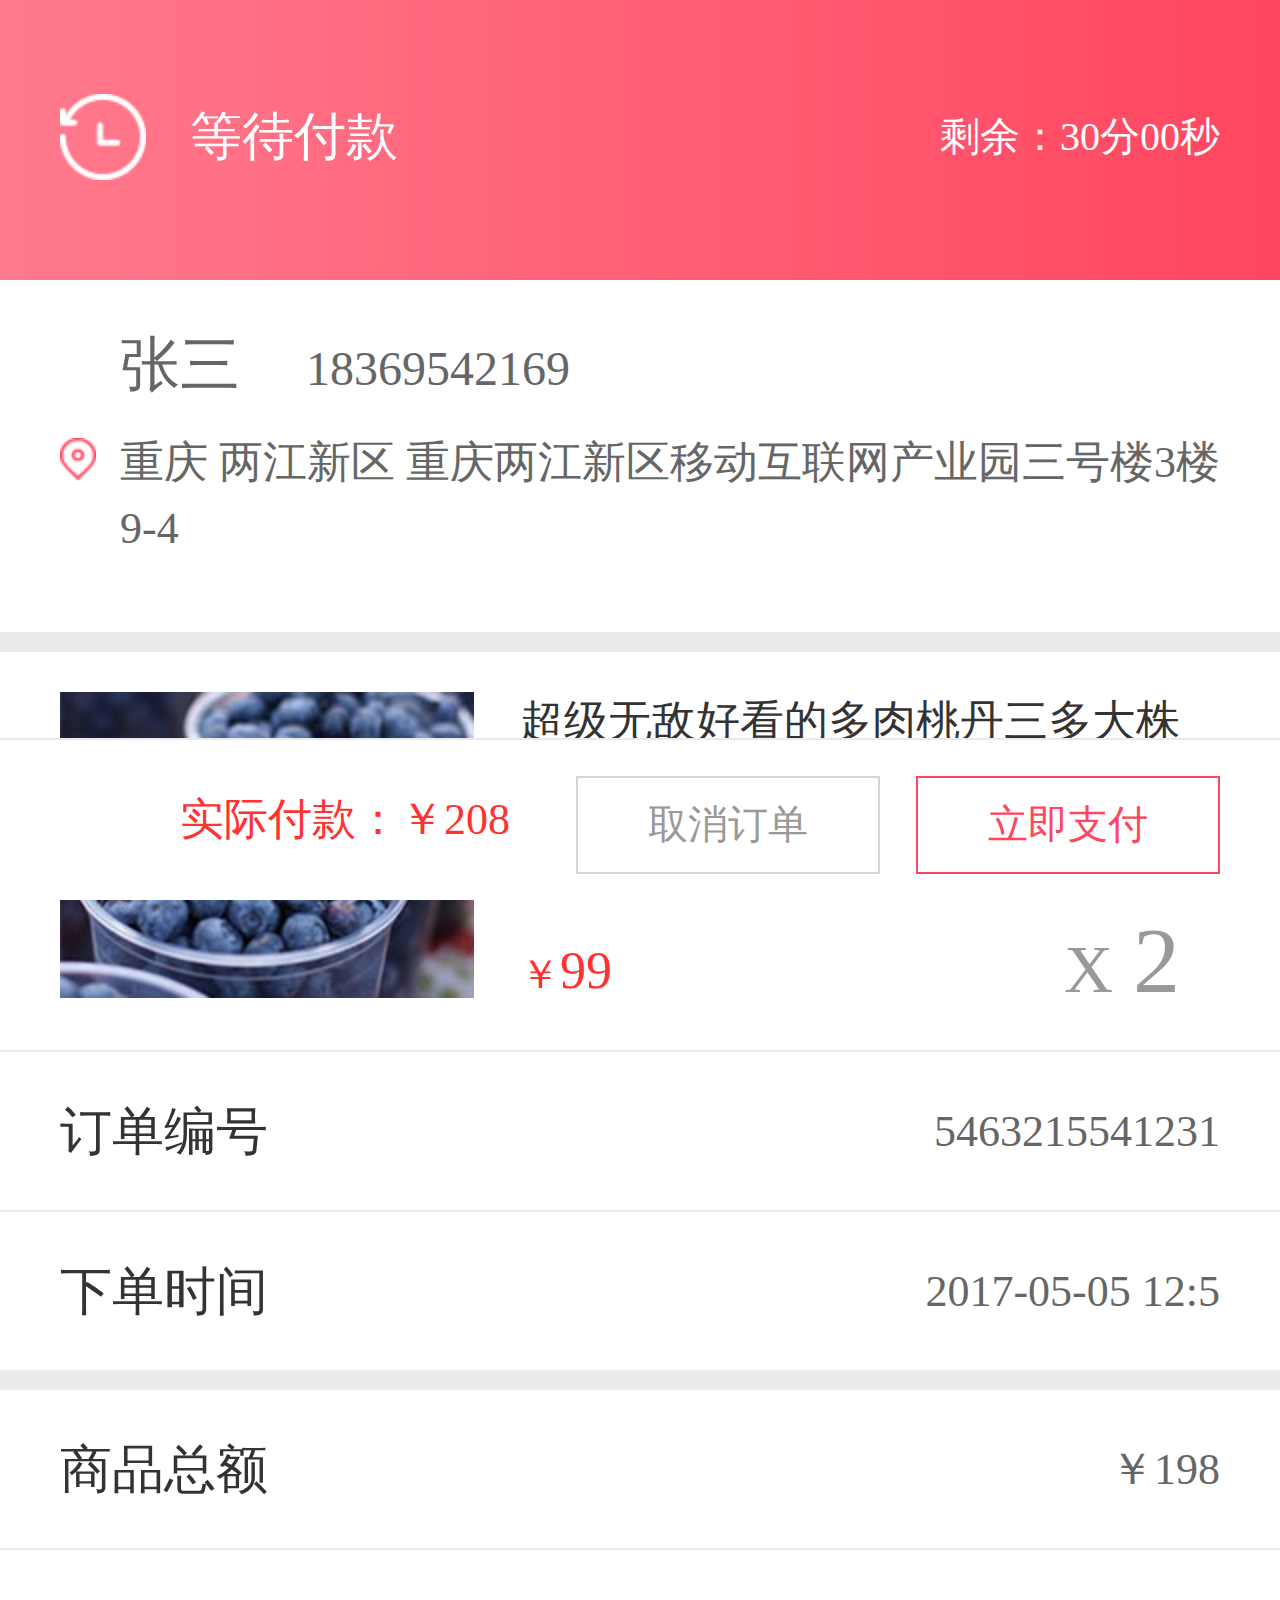
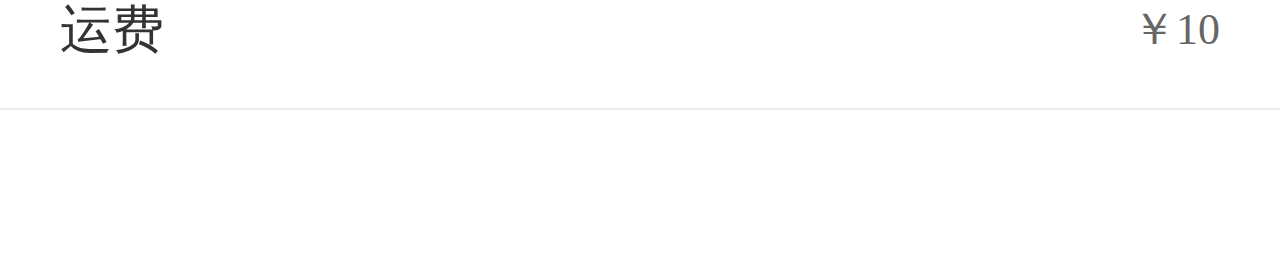
<file: no_pay.html>
<!doctype html>
<html lang="en">
<head>
	<meta charset="UTF-8">
	<title>商城</title>
	<meta name="viewport" content="width=device-width,user-scalable=no,maximum-scale=1" />
	<link type="text/css" rel="stylesheet" media="all" href="styles/master.css">
</head>
<body>

<main>
	<div class="color-lump">
		<h3>等待付款</h3>
		<p>剩余：<em id="minute_show">30分</em><em id="second_show">00秒</em></p>
	</div>
	<div class="user-info">
		<h3>张三</h3>
		<span>18369542169</span>
		<label>
			<i></i>
			<p>重庆 两江新区 重庆两江新区移动互联网产业园三号楼3楼
				9-4</p>
		</label>
	</div>

	<div class="exhibition bor-up">
		<div class="exh-main clearfix">
			<img class="fl" src="images/exh_01.jpg">
			<div class="exh-info fr">
				<strong>超级无敌好看的多肉桃丹三多大株
					完美展示</strong>
				<p class="raise"> <span>￥</span><span id="unit">99</span> </p>
				<label class="incre">
					<i><span>X</span><b id="number">2</b></i>
				</label>
			</div>
		</div>
		<div class="mode bor-top clearfix">
			<label>订单编号</label>
			<p>5463215541231</p>
		</div>
		<div class="mode bor-top clearfix">
			<label>下单时间</label>
			<p>2017-05-05 12:5</p>
		</div>
	</div>

	<div class="discount">
		<div class="mode bor-bottom clearfix">
			<label>商品总额</label>
			<p>￥<em id="money">66</em></p>
		</div>
		<div class="mode bor-bottom clearfix">
			<label>运费</label>
			<p>￥<em id="freight">10</em></p>
		</div>
	</div>

	<footer class="pay-flex">
		<p class="red"><label>实际付款：</label><span>￥</span><em id="Total_money">6</em></p>
		<a href="javascript:;" class="cancel" type="button" >取消订单</a>
		<a href="stay_goods.html" class="sub" type="button" >立即支付</a>
	</footer>
</main>

<script src="js/jquery-1.11.3.js"></script>
<script src="js/master.js"></script>
<script>
	var a =1800; //倒计时总秒数量
	function timer(intDiff){
		var day=0,
				hour=0,
				minute=0,
				second=0;//时间默认值
		if(intDiff > 0){
			day = Math.floor(intDiff / (60 * 60 * 24));
			hour = Math.floor(intDiff / (60 * 60)) - (day * 24);
			minute = Math.floor(intDiff / 60) - (day * 24 * 60) - (hour * 60);
			second = Math.floor(intDiff) - (day * 24 * 60 * 60) - (hour * 60 * 60) - (minute * 60);
		}
		if (minute <= 9) minute = '0' + minute;
		if (second <= 9) second = '0' + second;
		$('#day_show').html(day+"天");
		$('#hour_show').html('<s id="h"></s>'+hour+'时');
		$('#minute_show').html('<s></s>'+minute+'分');
		$('#second_show').html('<s></s>'+second+'秒');
		intDiff--;
		a=intDiff;
		setTimeout("timer(a)", 1000);
	}

	$(function(){
		timer(a);
	});


</script>

</body>
</html>
</file>
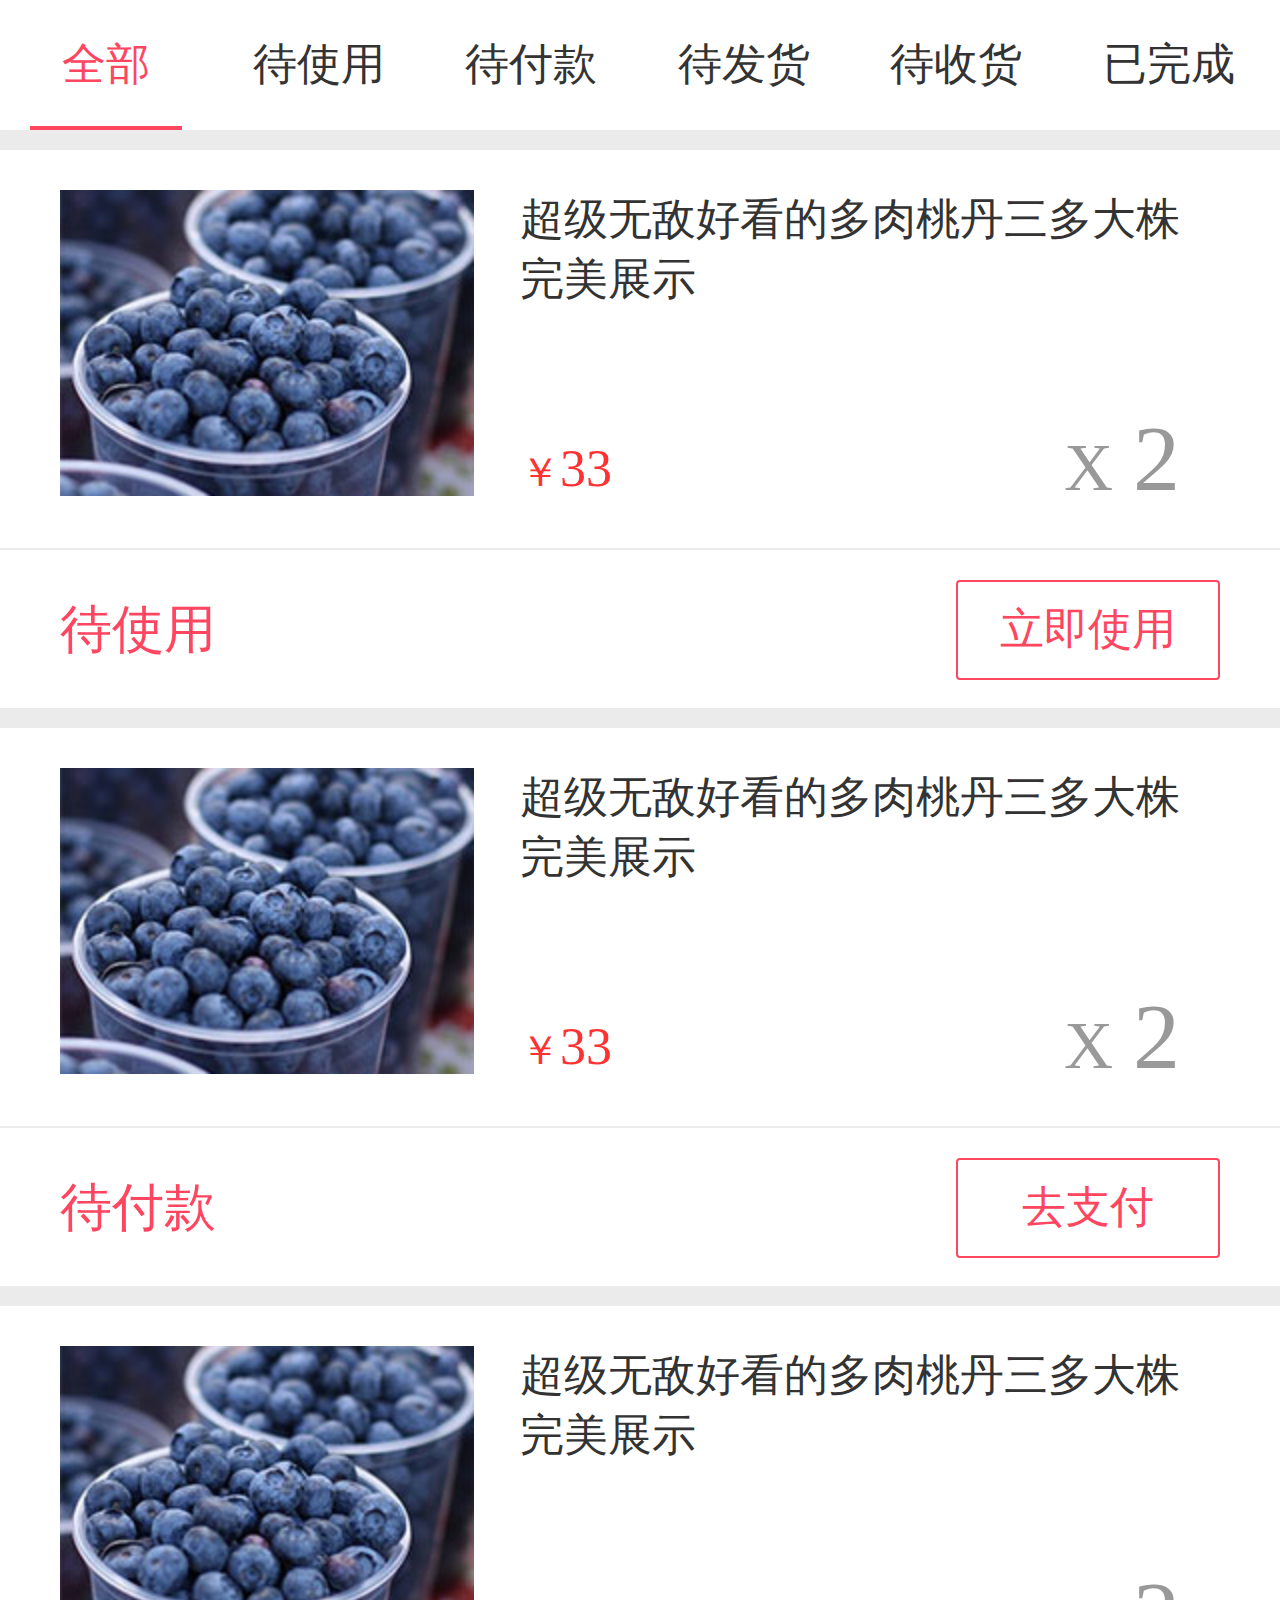
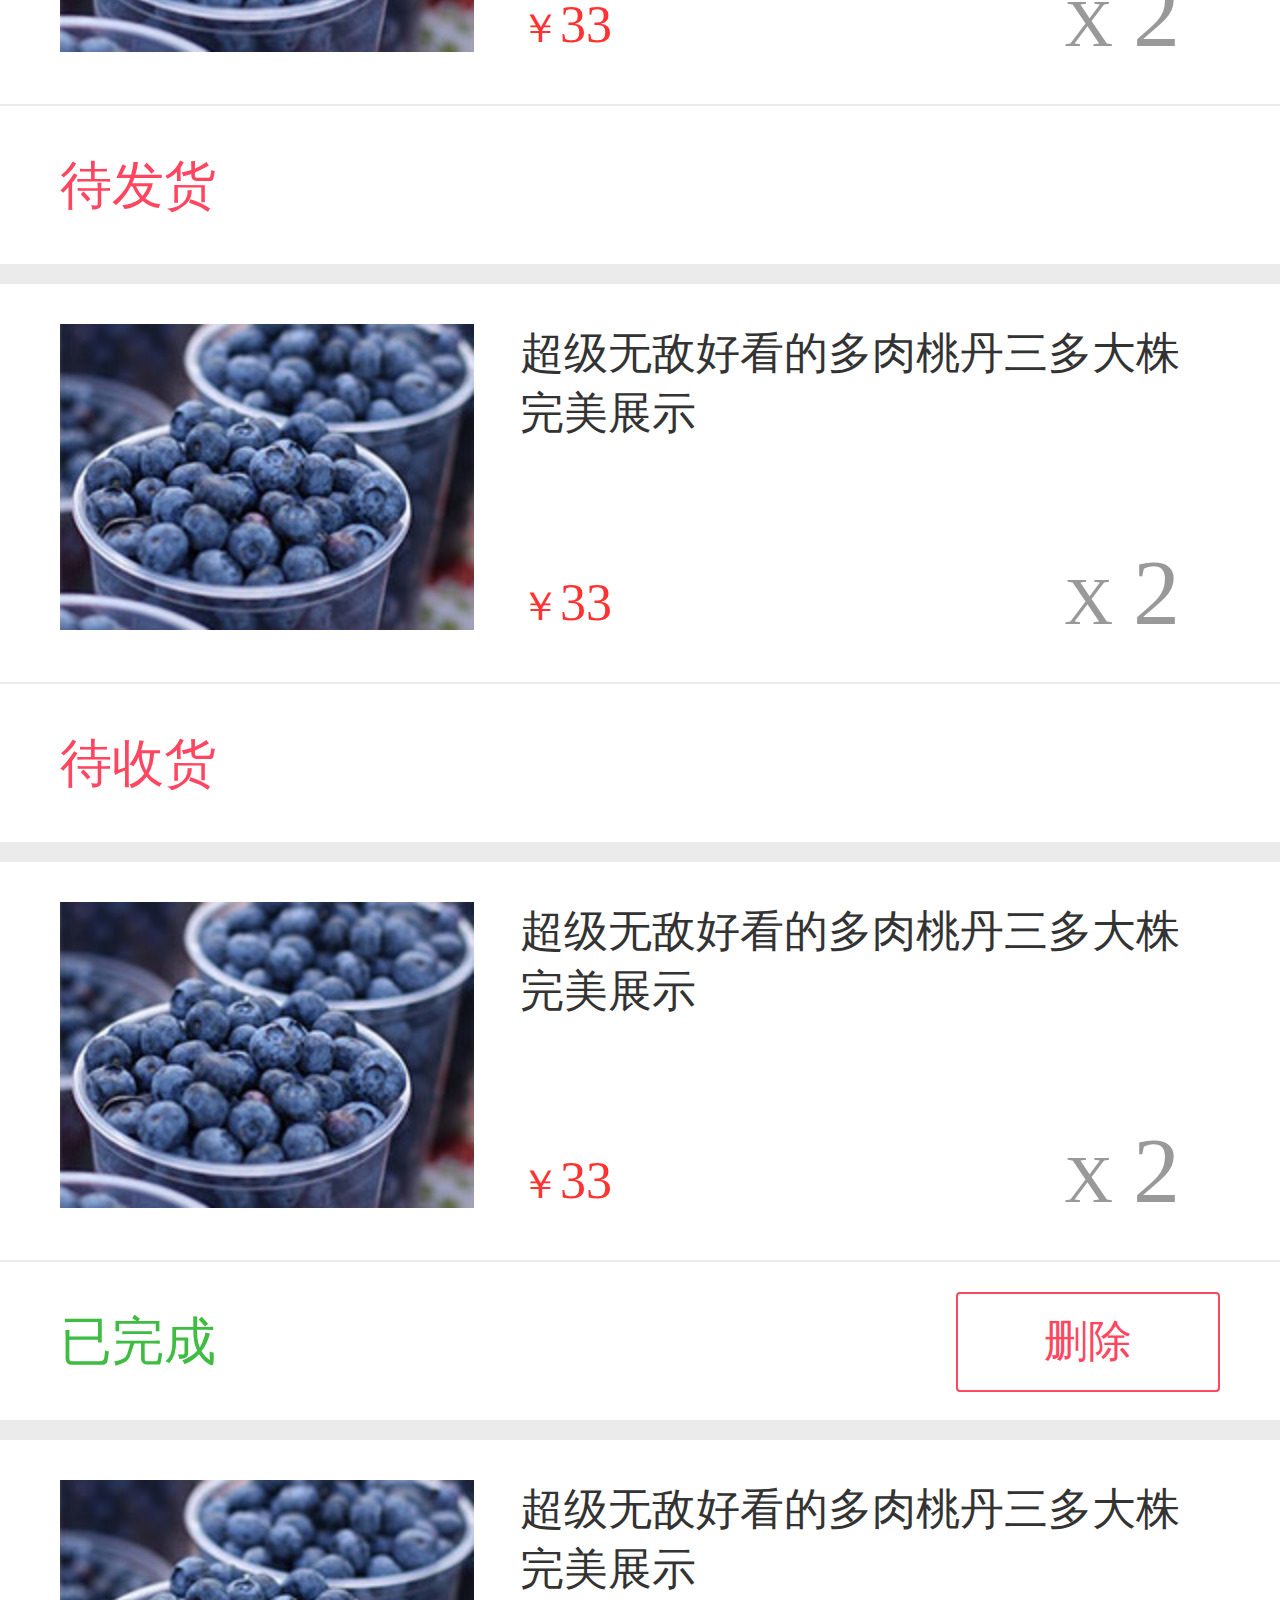
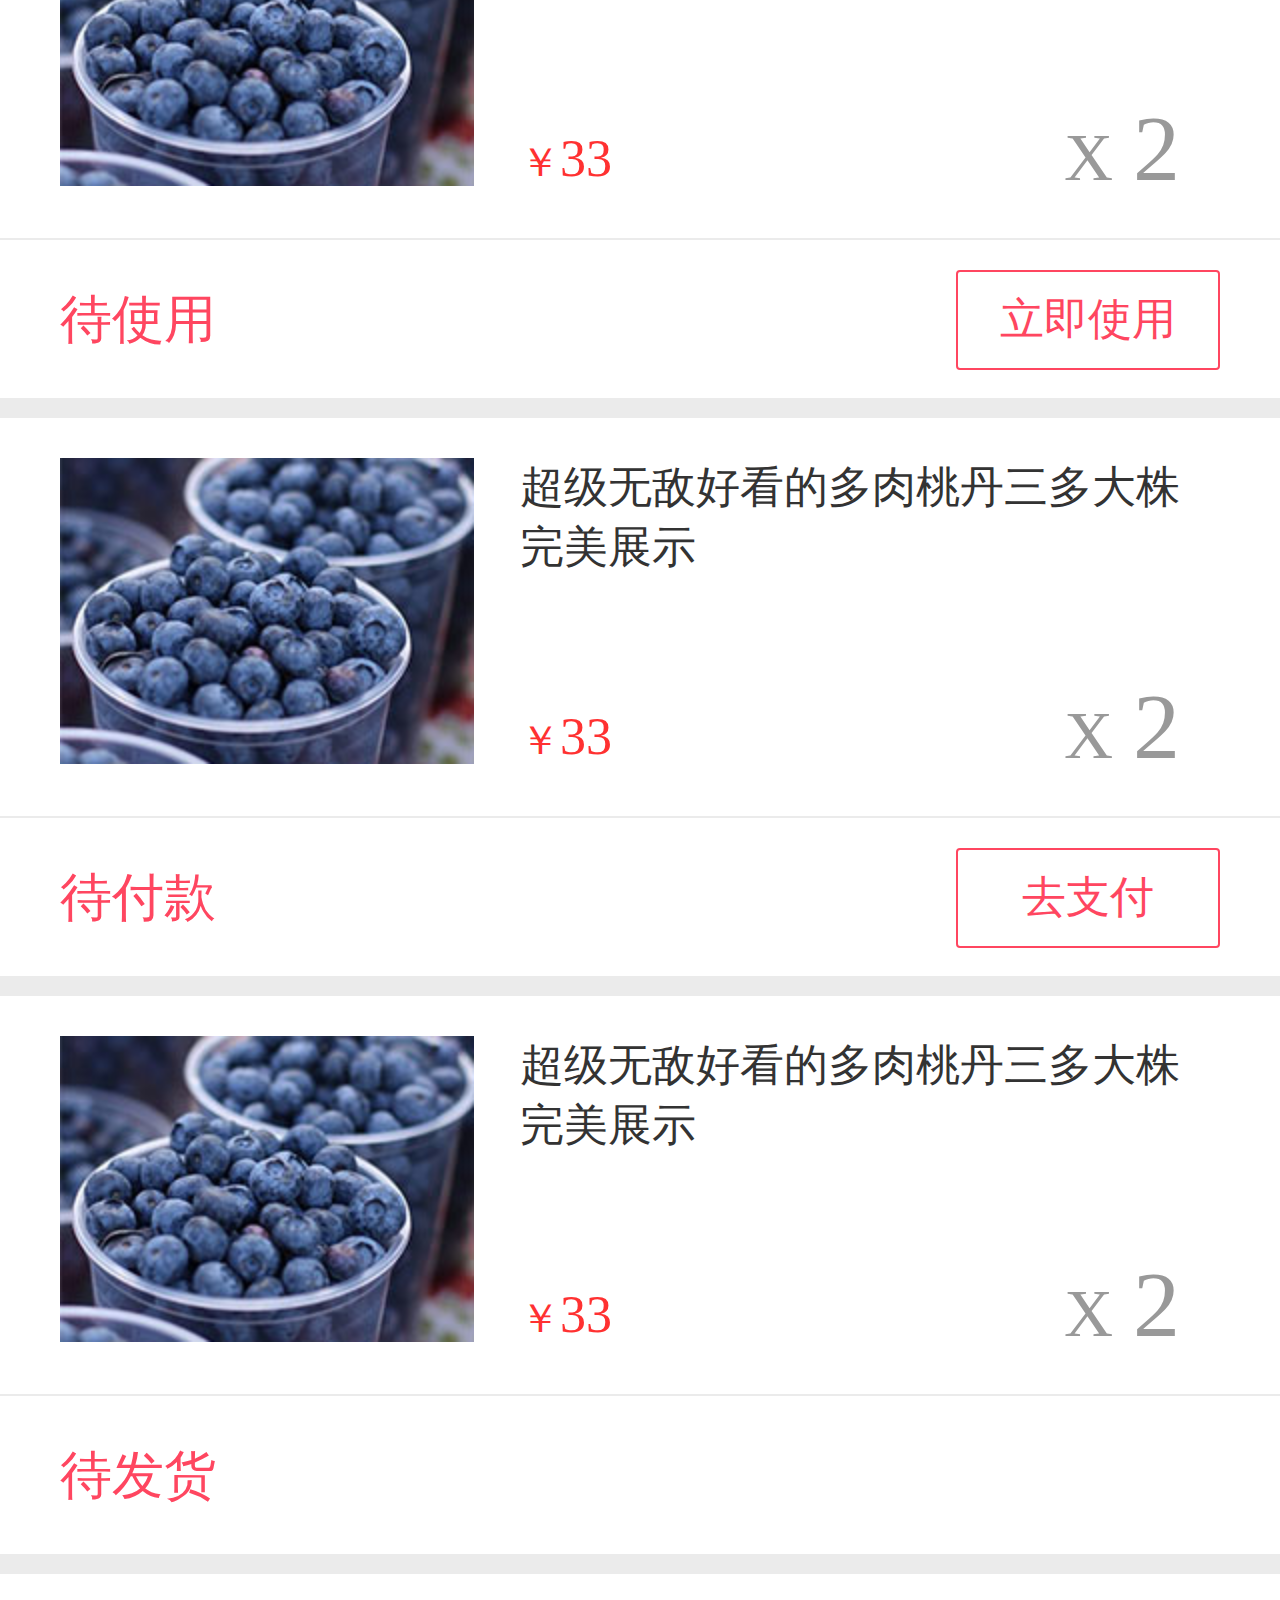
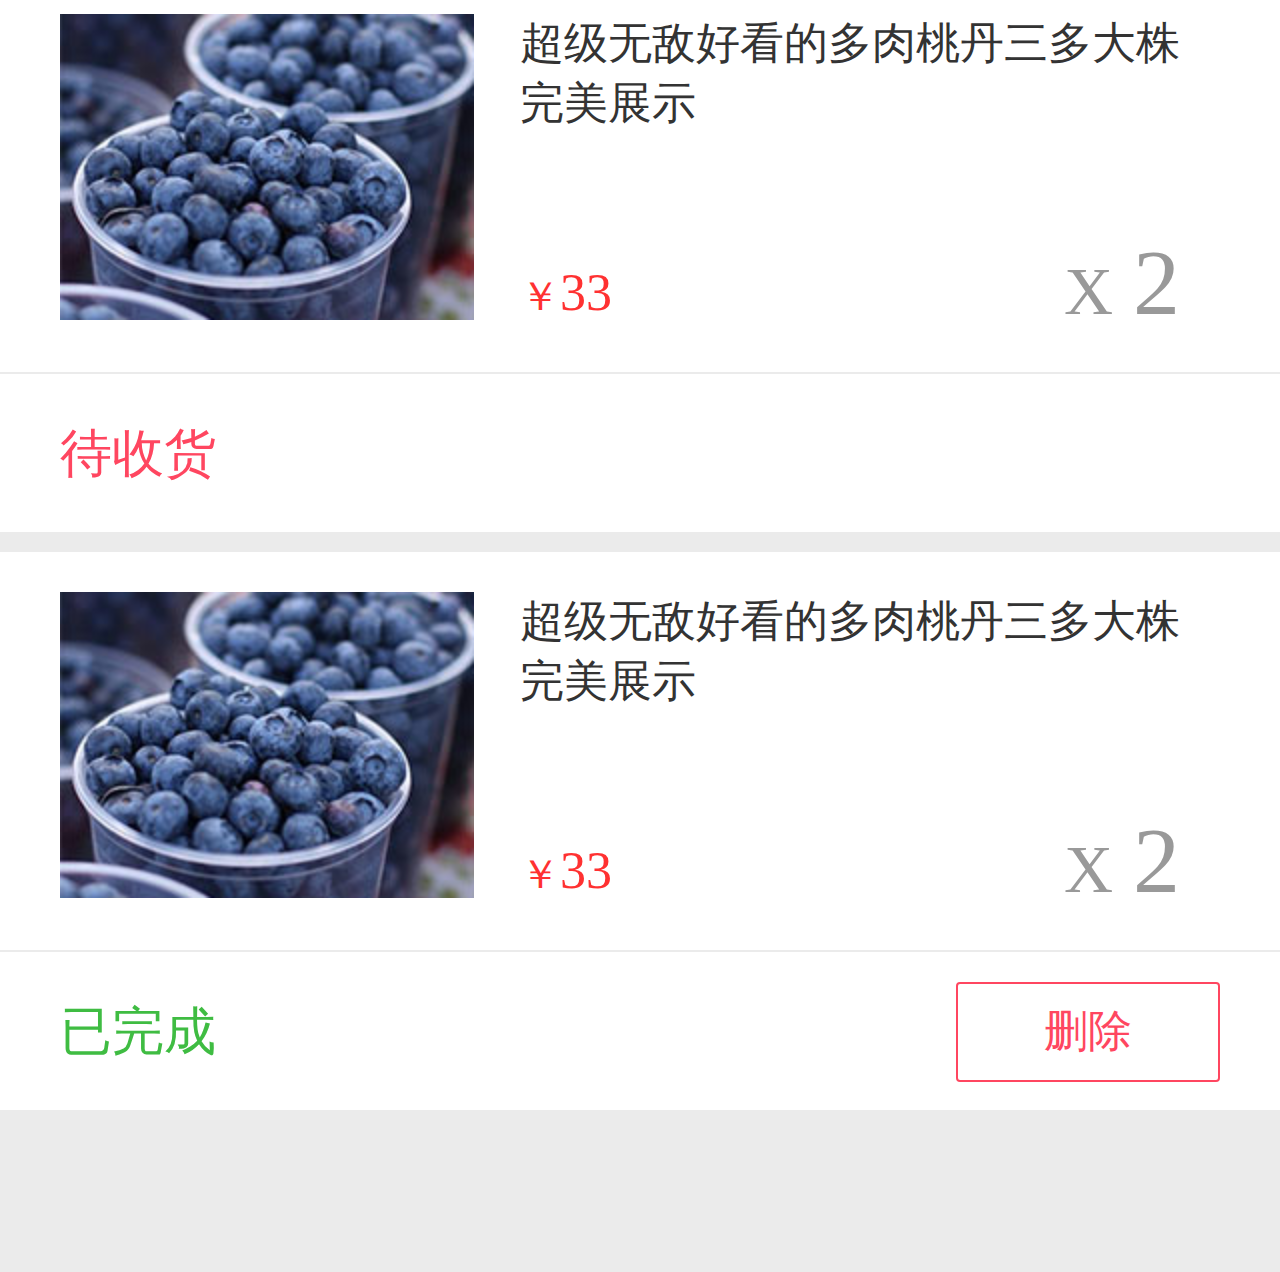
<file: order_total.html>
<!doctype html>
<html lang="en">
<head>
	<meta charset="UTF-8">
	<title>商城</title>
	<meta name="viewport" content="width=device-width,user-scalable=no,maximum-scale=1" />
	<link type="text/css" rel="stylesheet" media="all" href="styles/master.css">
	<link type="text/css" rel="stylesheet" media="all" href="layer/mobile/need/layer.css">
</head>
<body style="background:#ebebeb;">

<main>
	<div class="state-nav">
		<ul class="clearfix">
			<li class="active" data-rel="all-item"><a href="javascript:;">全部</a></li>
			<li data-rel="dsy-item"><a href="javascript:;">待使用</a></li>
			<li data-rel="dfk-item"><a href="javascript:;">待付款</a></li>
			<li data-rel="dfh-item"><a href="javascript:;">待发货</a></li>
			<li data-rel="dsh-item"><a href="javascript:;">待收货</a></li>
			<li data-rel="ywc-item"><a href="javascript:;">已完成</a></li>
		</ul>
	</div>

	<div class="detail_content">
		<div class="tab-content" id="all-item">
			<div class="exhibition m-top">
				<div class="exh-main clearfix">
					<img class="fl" src="images/exh_01.jpg" />
					<div class="exh-info fr">
						<strong>超级无敌好看的多肉桃丹三多大株
							完美展示</strong>
						<p class="raise"> <span>￥</span><span class="unit">33</span> </p>
						<label class="incre">
							<i><span>X</span>2</i>
						</label>
					</div>
				</div>
				<div class="mode bor-top clearfix">
					<label class="orange">待使用</label>
					<a href="#" class="orange-box im-use">立即使用</a>
				</div>
			</div>
			<div class="exhibition m-top">
				<div class="exh-main clearfix">
					<img class="fl" src="images/exh_01.jpg" />
					<div class="exh-info fr">
						<strong>超级无敌好看的多肉桃丹三多大株
							完美展示</strong>
						<p class="raise"> <span>￥</span><span class="unit">33</span> </p>
						<label class="incre">
							<i><span>X</span>2</i>
						</label>
					</div>
				</div>
				<div class="mode bor-top clearfix">
					<label class="orange">待付款</label>
					<a href="#" class="orange-box">去支付</a>
				</div>
			</div>
			<div class="exhibition m-top">
				<div class="exh-main clearfix">
					<img class="fl" src="images/exh_01.jpg" />
					<div class="exh-info fr">
						<strong>超级无敌好看的多肉桃丹三多大株
							完美展示</strong>
						<p class="raise"> <span>￥</span><span class="unit">33</span> </p>
						<label class="incre">
							<i><span>X</span>2</i>
						</label>
					</div>
				</div>
				<div class="mode bor-top clearfix">
					<label class="orange">待发货</label>
				</div>
			</div>
			<div class="exhibition m-top">
				<div class="exh-main clearfix">
					<img class="fl" src="images/exh_01.jpg" />
					<div class="exh-info fr">
						<strong>超级无敌好看的多肉桃丹三多大株
							完美展示</strong>
						<p class="raise"> <span>￥</span><span class="unit">33</span> </p>
						<label class="incre">
							<i><span>X</span>2</i>
						</label>
					</div>
				</div>
				<div class="mode bor-top clearfix">
					<label class="orange">待收货</label>
				</div>
			</div>
			<div class="exhibition m-top">
				<div class="exh-main clearfix">
					<img class="fl" src="images/exh_01.jpg" />
					<div class="exh-info fr">
						<strong>超级无敌好看的多肉桃丹三多大株
							完美展示</strong>
						<p class="raise"> <span>￥</span><span class="unit">33</span> </p>
						<label class="incre">
							<i><span>X</span>2</i>
						</label>
					</div>
				</div>
				<div class="mode bor-top clearfix">
					<label class="green">已完成</label>
					<a href="javascript:;" class="orange-box layui-btn del">删除</a>
				</div>
			</div>
		</div>
		<div class="tab-content" id="dsy-item">
			<div class="exhibition m-top">
				<div class="exh-main clearfix">
					<img class="fl" src="images/exh_01.jpg" />
					<div class="exh-info fr">
						<strong>超级无敌好看的多肉桃丹三多大株
							完美展示</strong>
						<p class="raise"> <span>￥</span><span class="unit">33</span> </p>
						<label class="incre">
							<i><span>X</span>2</i>
						</label>
					</div>
				</div>
				<div class="mode bor-top clearfix">
					<label class="orange">待使用</label>
					<a href="#" class="orange-box im-use">立即使用</a>
				</div>
			</div>
		</div>
		<div class="tab-content" id="dfk-item">
			<div class="exhibition m-top">
				<div class="exh-main clearfix">
					<img class="fl" src="images/exh_01.jpg" />
					<div class="exh-info fr">
						<strong>超级无敌好看的多肉桃丹三多大株
							完美展示</strong>
						<p class="raise"> <span>￥</span><span class="unit">33</span> </p>
						<label class="incre">
							<i><span>X</span>2</i>
						</label>
					</div>
				</div>
				<div class="mode bor-top clearfix">
					<label class="orange">待付款</label>
					<a href="#" class="orange-box">去支付</a>
				</div>
			</div>
		</div>
		<div class="tab-content" id="dfh-item">
			<div class="exhibition m-top">
				<div class="exh-main clearfix">
					<img class="fl" src="images/exh_01.jpg" />
					<div class="exh-info fr">
						<strong>超级无敌好看的多肉桃丹三多大株
							完美展示</strong>
						<p class="raise"> <span>￥</span><span class="unit">33</span> </p>
						<label class="incre">
							<i><span>X</span>2</i>
						</label>
					</div>
				</div>
				<div class="mode bor-top clearfix">
					<label class="orange">待发货</label>
				</div>
			</div>
		</div>
		<div class="tab-content" id="dsh-item">
			<div class="exhibition m-top">
				<div class="exh-main clearfix">
					<img class="fl" src="images/exh_01.jpg" />
					<div class="exh-info fr">
						<strong>超级无敌好看的多肉桃丹三多大株
							完美展示</strong>
						<p class="raise"> <span>￥</span><span class="unit">33</span> </p>
						<label class="incre">
							<i><span>X</span>2</i>
						</label>
					</div>
				</div>
				<div class="mode bor-top clearfix">
					<label class="orange">待收货</label>
				</div>
			</div>
		</div>
		<div class="tab-content" id="ywc-item">
			<div class="exhibition m-top">
				<div class="exh-main clearfix">
					<img class="fl" src="images/exh_01.jpg" />
					<div class="exh-info fr">
						<strong>超级无敌好看的多肉桃丹三多大株
							完美展示</strong>
						<p class="raise"> <span>￥</span><span class="unit">33</span> </p>
						<label class="incre">
							<i><span>X</span>2</i>
						</label>
					</div>
				</div>
				<div class="mode bor-top clearfix">
					<label class="green">已完成</label>
					<a href="javascript:;" class="orange-box layui-btn del">删除</a>
				</div>
			</div>
		</div>

	</div>

	<!--<div class="yzm" style="display:none">-->
		<!--<p>门票验证码</p>-->
		<!--<label>6D441W12</label>-->
		<!--<a id="okbtn" href="javascript:;">确定</a>-->
	<!--</div>-->
</main>

<script src="js/jquery-1.11.3.js"></script>
<script src="js/master.js"></script>
<script src="layer/layer.js"></script>
<script>

$(".del").click(function(){
	layer.open({
		content: '您确定删除？'
		,btn: ['确定', '取消']
		,yes: function(index){
			location.reload();
			layer.close(index);
		}
	});
});

$(".im-use").click(function(){
	layer.open({
		type: 1,
		shade: [0.3, '#000'],
		title: false,
		btn: ['确定'],
		closeBtn: 0,
		shadeClose: true,
		skin: 'yzm',
		content: '<p>门票验证码</p>'+'<label>6D441W12</label>',
	});
});

</script>
</body>
</html>
</file>
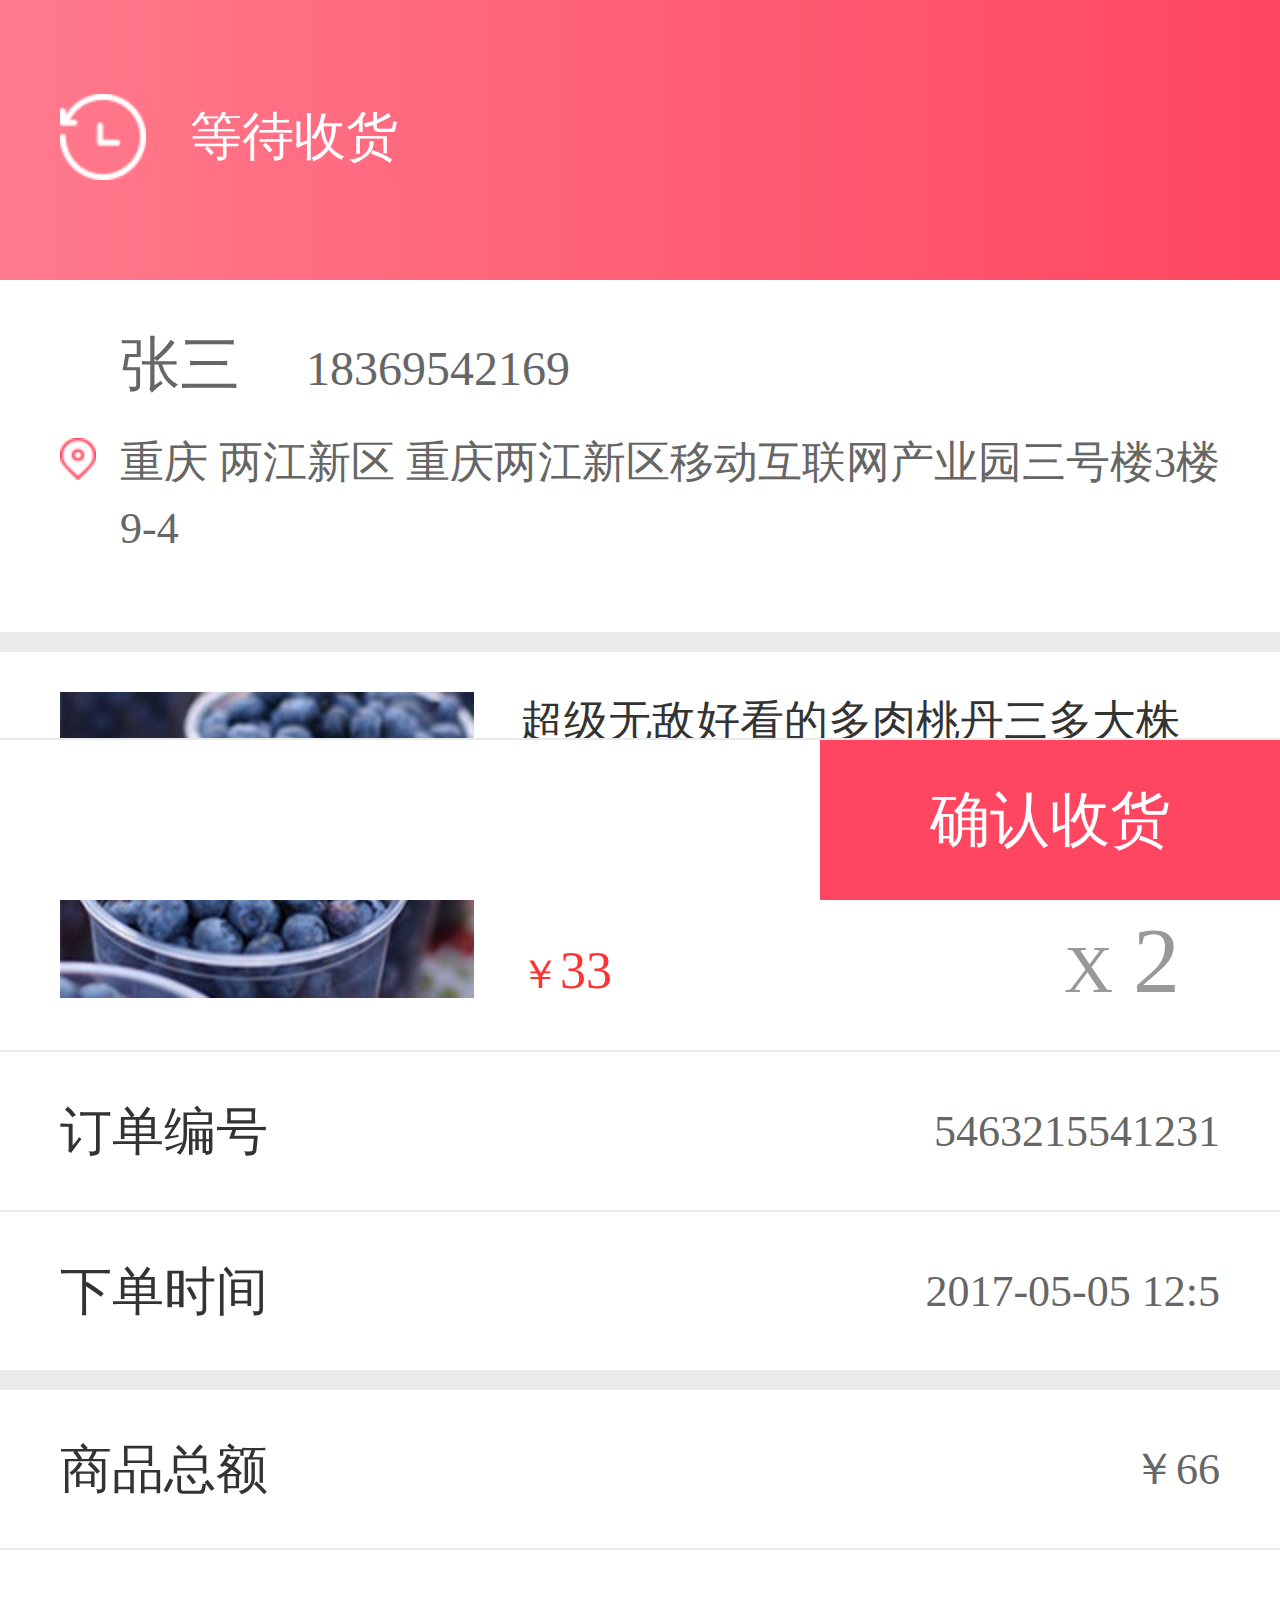
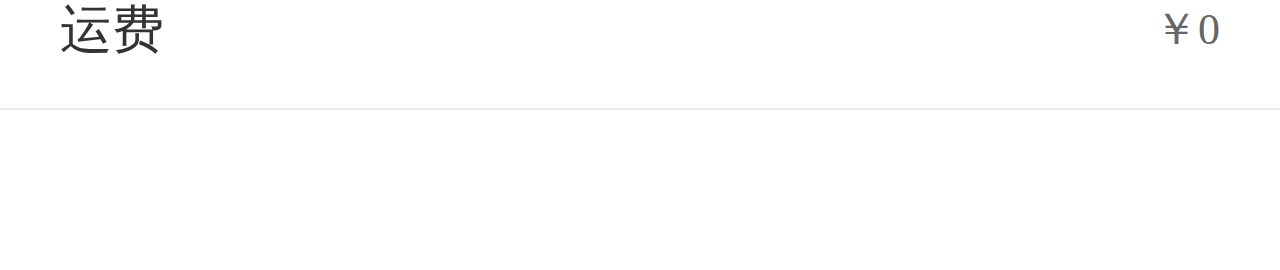
<file: setout.html>
<!doctype html>
<html lang="en">
<head>
	<meta charset="UTF-8">
	<title>商城</title>
	<meta name="viewport" content="width=device-width,user-scalable=no,maximum-scale=1" />
	<link type="text/css" rel="stylesheet" media="all" href="styles/master.css">
</head>
<body>

<main>
	<div class="color-lump">
		<h3>等待收货</h3>
	</div>
	<div class="user-info">
		<h3>张三</h3>
		<span>18369542169</span>
		<label>
			<i></i>
			<p>重庆 两江新区 重庆两江新区移动互联网产业园三号楼3楼
				9-4</p>
		</label>
	</div>

	<div class="exhibition bor-up">
		<div class="exh-main clearfix">
			<img class="fl" src="images/exh_01.jpg">
			<div class="exh-info fr">
				<strong>超级无敌好看的多肉桃丹三多大株
					完美展示</strong>
				<p class="raise"> <span>￥</span><span id="unit">33</span> </p>
				<label class="incre">
					<i><span>X</span><b id="number">2</b></i>
				</label>
			</div>
		</div>
		<div class="mode bor-top clearfix">
			<label>订单编号</label>
			<p>5463215541231</p>
		</div>
		<div class="mode bor-top clearfix">
			<label>下单时间</label>
			<p>2017-05-05 12:5</p>
		</div>
	</div>

	<div class="discount">
		<div class="mode bor-bottom clearfix">
			<label>商品总额</label>
			<p>￥<em id="money">6</em></p>
		</div>
		<div class="mode bor-bottom clearfix">
			<label>运费</label>
			<p>￥<em>0</em></p>
		</div>
	</div>

	<footer class="com-flex">
		<a href="success.html" class="btn" >确认收货</a>
	</footer>
</main>

<script src="js/jquery-1.11.3.js"></script>
<script src="js/master.js"></script>

</body>
</html>
</file>
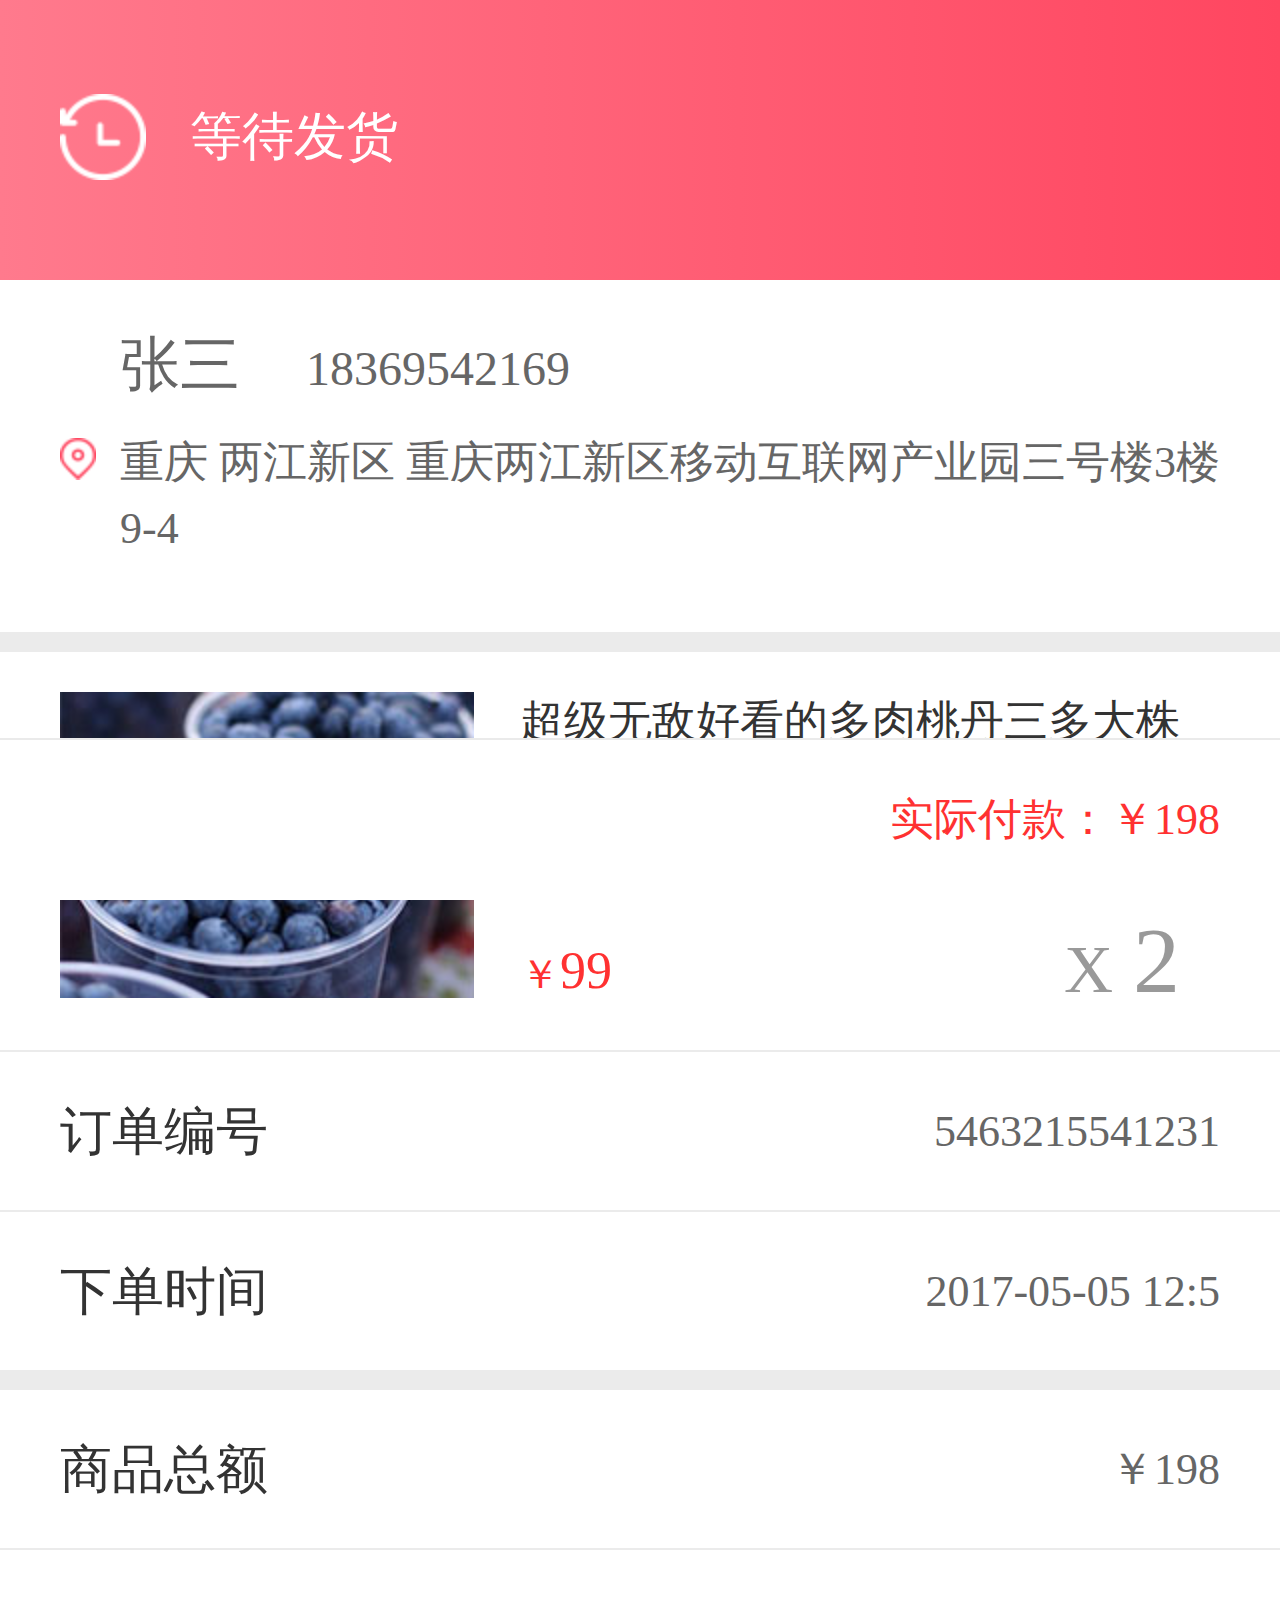
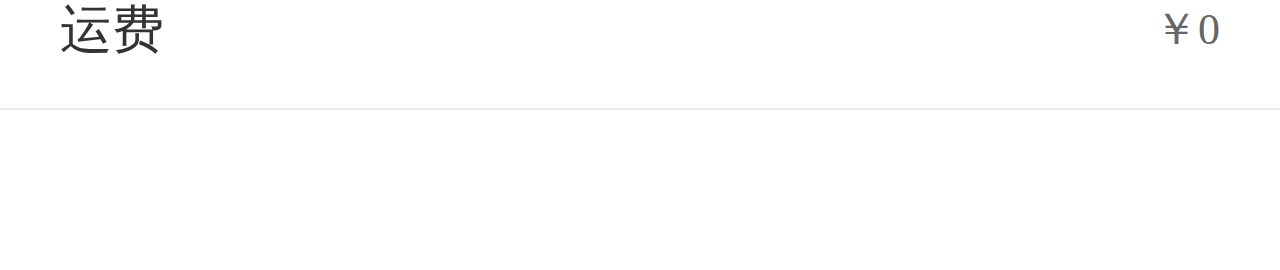
<file: stay_goods.html>
<!doctype html>
<html lang="en">
<head>
	<meta charset="UTF-8">
	<title>商城</title>
	<meta name="viewport" content="width=device-width,user-scalable=no,maximum-scale=1" />
	<link type="text/css" rel="stylesheet" media="all" href="styles/master.css">
</head>
<body>

<main>
	<div class="color-lump">
		<h3>等待发货</h3>
	</div>
	<div class="user-info">
		<h3>张三</h3>
		<span>18369542169</span>
		<label>
			<i></i>
			<p>重庆 两江新区 重庆两江新区移动互联网产业园三号楼3楼
				9-4</p>
		</label>
	</div>

	<div class="exhibition bor-up">
		<div class="exh-main clearfix">
			<img class="fl" src="images/exh_01.jpg">
			<div class="exh-info fr">
				<strong>超级无敌好看的多肉桃丹三多大株
					完美展示</strong>
				<p class="raise"> <span>￥</span><span id="unit">99</span> </p>
				<label class="incre">
					<i><span>X</span><b id="number">2</b></i>
				</label>
			</div>
		</div>
		<div class="mode bor-top clearfix">
			<label>订单编号</label>
			<p>5463215541231</p>
		</div>
		<div class="mode bor-top clearfix">
			<label>下单时间</label>
			<p>2017-05-05 12:5</p>
		</div>
	</div>

	<div class="discount">
		<div class="mode bor-bottom clearfix">
			<label>商品总额</label>
			<p>￥<em id="money">6</em></p>
		</div>
		<div class="mode bor-bottom clearfix">
			<label>运费</label>
			<p>￥<em>0</em></p>
		</div>
	</div>

	<footer class="pay-flex">
		<p class="red" style="width:6.1rem;"><label>实际付款：</label><span>￥</span><em id="Total_money">66</em></p>
	</footer>
</main>

<script src="js/jquery-1.11.3.js"></script>
<script src="js/master.js"></script>

</body>
</html>
</file>
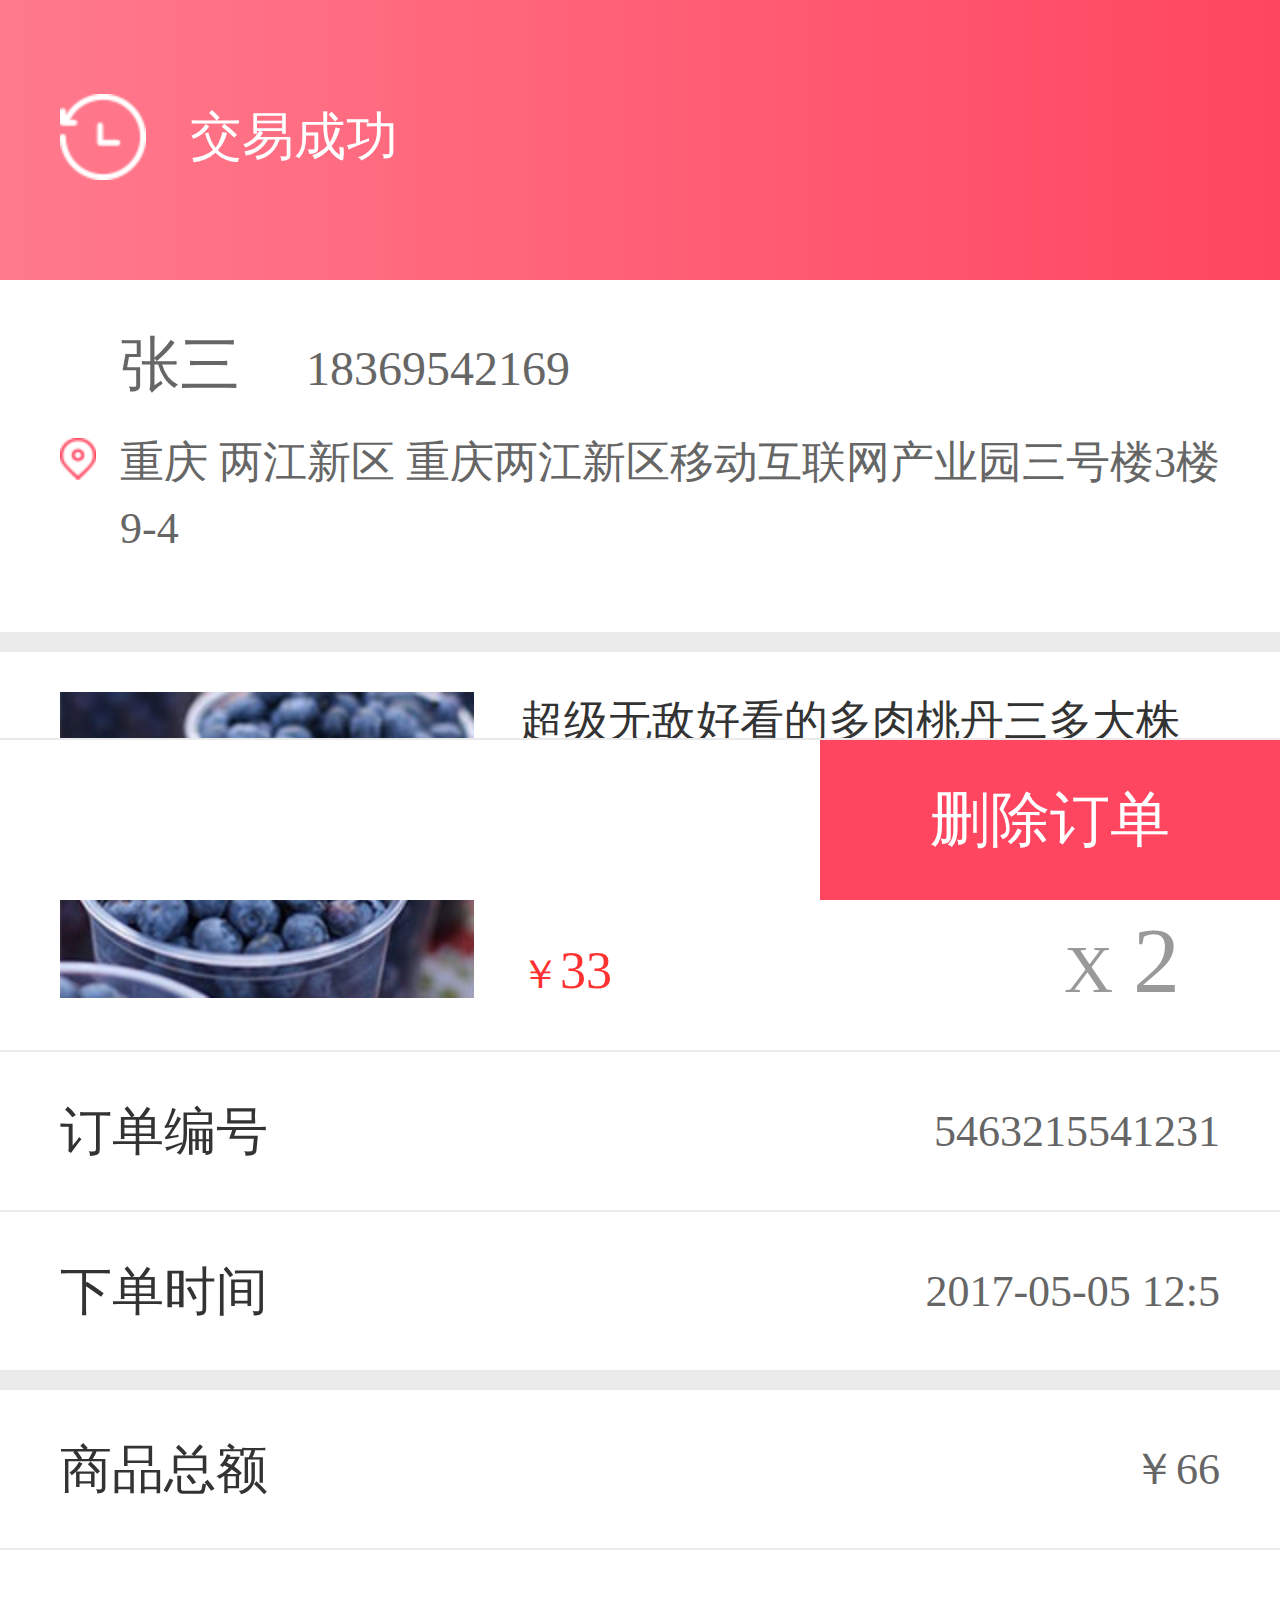
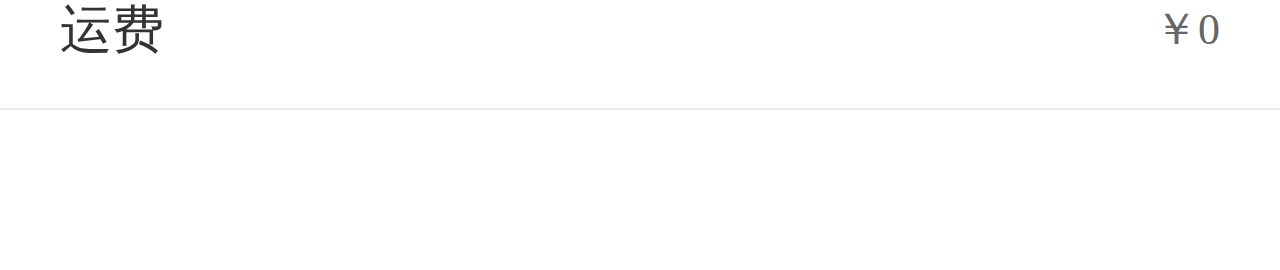
<file: success.html>
<!doctype html>
<html lang="en">
<head>
	<meta charset="UTF-8">
	<title>商城</title>
	<meta name="viewport" content="width=device-width,user-scalable=no,maximum-scale=1" />
	<link type="text/css" rel="stylesheet" media="all" href="styles/master.css">
</head>
<body>

<main>
	<div class="color-lump">
		<h3>交易成功</h3>
	</div>
	<div class="user-info">
		<h3>张三</h3>
		<span>18369542169</span>
		<label>
			<i></i>
			<p>重庆 两江新区 重庆两江新区移动互联网产业园三号楼3楼
				9-4</p>
		</label>
	</div>

	<div class="exhibition bor-up">
		<div class="exh-main clearfix">
			<img class="fl" src="images/exh_01.jpg">
			<div class="exh-info fr">
				<strong>超级无敌好看的多肉桃丹三多大株
					完美展示</strong>
				<p class="raise"> <span>￥</span><span id="unit">33</span> </p>
				<label class="incre">
					<i><span>X</span><b id="number">2</b></i>
				</label>
			</div>
		</div>
		<div class="mode bor-top clearfix">
			<label>订单编号</label>
			<p>5463215541231</p>
		</div>
		<div class="mode bor-top clearfix">
			<label>下单时间</label>
			<p>2017-05-05 12:5</p>
		</div>
	</div>

	<div class="discount">
		<div class="mode bor-bottom clearfix">
			<label>商品总额</label>
			<p>￥<em id="money">66</em></p>
		</div>
		<div class="mode bor-bottom clearfix">
			<label>运费</label>
			<p>￥<em>0</em></p>
		</div>
	</div>

	<footer class="com-flex">
		<input class="btn" type="button" value="删除订单">
	</footer>
</main>

<script src="js/jquery-1.11.3.js"></script>
<script src="js/master.js"></script>
<script>
	var unit = $("#unit").text(),
			number = $("#number").text(),
			freight = Number($("#freight").text()),
			money = unit * number,
			Total_money = unit * number + freight;
	$("#money").text(money);
	$("#Total_money").text(Total_money);
</script>

</body>
</html>
</file>
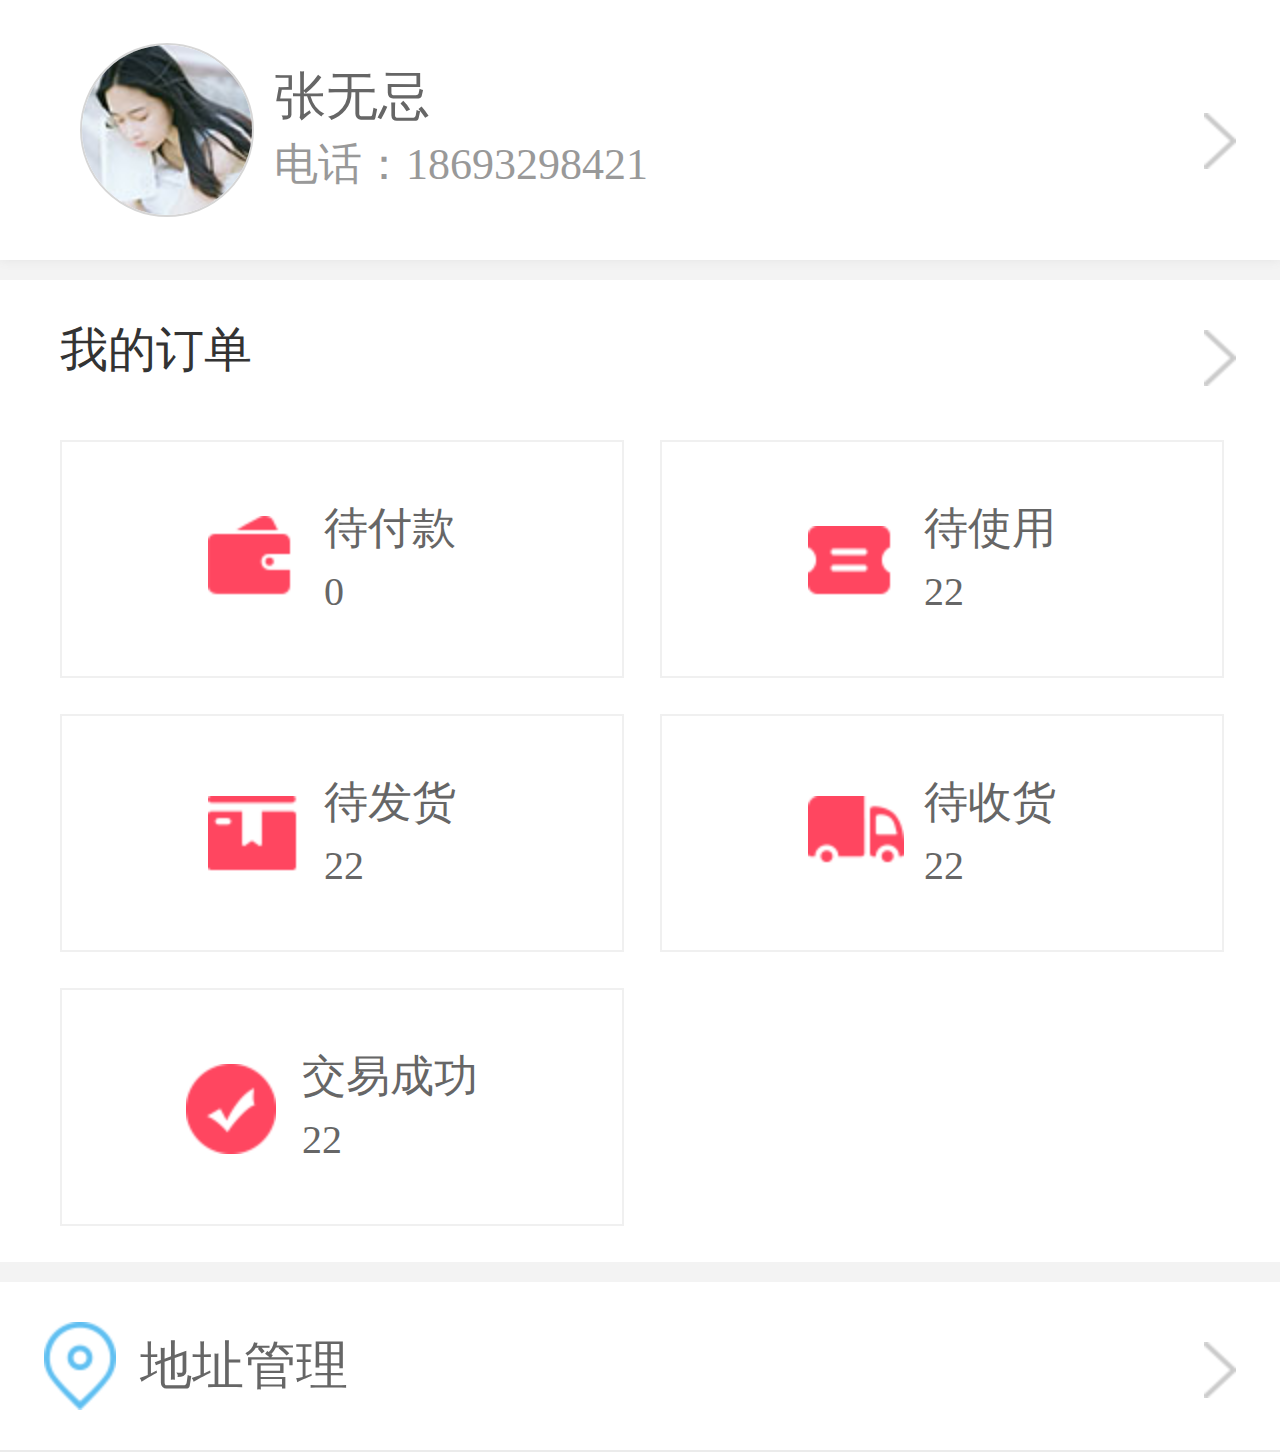
<file: user_core.html>
<!doctype html>
<html lang="en">
<head>
	<meta charset="UTF-8">
	<title>商城</title>
	<meta name="viewport" content="width=device-width,user-scalable=no,maximum-scale=1" />
	<link type="text/css" rel="stylesheet" media="all" href="styles/master.css">
</head>
<body style="background:#f3f3f3;">

<main>
	<div class="datum-head wh-shadow">
		<div class="datum-top clearfix" id="user_head">
			<div class="datum-main fl clearfix">
				<i class="fl"><img src="images/user-img.jpg"></i>
				<div class="info fr">
					<h3>张无忌</h3>
					<span>电话：<span id="ago">18693298421</span></span>
				</div>
			</div>
			<img src="images/r_arrow.png" class="right-arrow" />
		</div>
	</div>

	<div id="user_Telephone" style="display:none">
		<div class="user-list" id="Telephone">
			<label>电话</label>
			<input type="text" placeholder="输入你要修改的电话" id="userphone">
			<span class="spa"></span>
		</div>

		<div class="keep">
			<input type="button" value="保存电话">
		</div>
	</div>

	<div class="main-btn">
		<h3>我的订单<i class="right-arrow"></i></h3>
		<div class="mian-nav clearfix">
			<a href="order_total.html">
				<label>
					<i class="i1"></i>
					<p>待付款</p>
					<span>0</span>
				</label>
			</a>
			<a href="#">
				<label>
					<i class="i2"></i>
					<p>待使用</p>
					<span>22</span>
				</label>
			</a>
			<a href="#">
				<label>
					<i class="i3"></i>
					<p>待发货</p>
					<span>22</span>
				</label>
			</a>
			<a href="#">
				<label>
					<i class="i4"></i>
					<p>待收货</p>
					<span>22</span>
				</label>
			</a>
			<a href="#">
				<label>
					<i class="i5"></i>
					<p>交易成功</p>
					<span>22</span>
				</label>
			</a>
		</div>
	</div>

	<div class="list-item">
		<a href="address.html" class="mint-cell">
			<div class="list-item-content">
				<em class="icon-1"></em>
				<span>地址管理</span>
			</div>
			<i class="right-arrow"></i>
		</a>
	</div>
</main>

<script src="js/jquery-1.11.3.js"></script>
<script src="js/master.js"></script>

</body>
</html>
</file>
<file: styles/master.css>
*{ margin:0;padding:0; }
body,button,select,textarea{ font:0.12rem/1.5 Tahoma,arial\5FAE\8F6F\96C5\9ED1; }
h1,h2,h3,h4,h5,h6{ font-size:100%; }
address,cite,dfn,em,var,i{ font-style:normal; }
ul,li{ list-style:none; }
a{ text-decoration:none; color:#000000}
a:hover{ text-decoration:none; }
sup{ vertical-align:text-top; }
sub{ vertical-align:text-bottom; }
.middle{vertical-align:middle}
fieldset,img{ border:none; }
/*button,input,select,textarea{ font-size:100%}*/
table{ border-collapse: collapse;border-spacing:0; }
body { width:100%; height:100%; }
input[type=button], input[type=submit], input[type=file], button { cursor:pointer; -webkit-appearance:none; }
.clearfix:after{ content:"020"; display:block; height:0; clear:both; visibility:hidden; }
.clearfix { zoom:1; }
.fl { float:left; }
.fr { float:right; }

/*首页*/
.banner-box { width:6.4rem; height:3rem; box-sizing:border-box; background:url("../images/banner_bg.jpg") repeat-x; background-size:0.01rem 2.61rem; }
.banner { width:5.24rem; padding:0 0.15rem; height:2.36rem; margin:auto; }
.banner img { width:5.24rem; height:2.36rem; }
.banner-box .swiper-slide-next, .banner-box .swiper-slide-prev { height:2rem; padding:0.5rem 0 0 0; margin:0; }
.banner-box .swiper-slide-active img { -webkit-box-shadow:0 0 0.3rem 0.01rem rgba(0, 31, 135, .3);
    -moz-box-shadow:0 0 0.3rem 0.01rem rgba(0, 31, 135, .3);
    box-shadow:0 0 0.3rem 0.01rem rgba(0, 31, 135, .3); }
.banner-box .swiper-slide-next img, .swiper-slide-prev img { height:2rem;-webkit-box-shadow:0 0 0.3rem 0.01rem rgba(0, 31, 135, .3);
    -moz-box-shadow:0 0 0.3rem 0.01rem rgba(0, 31, 135, .3);
    box-shadow:0 0 0.3rem 0.01rem rgba(0, 31, 135, .3); }
.small-nav ul { width:6.4rem; }
.small-nav ul li { float:left; width:25%; text-align:center; padding:0.2rem 0 0.3rem 0; }
.small-nav ul li a {  font-size:0.26rem; color:#666; }
.small-nav ul li i { width:0.48rem; height:0.52rem; background:url("../images/nav_icon.png") no-repeat; margin:auto; background-size:2.3rem 0.52rem; display:block;  }
.small-nav ul li i.i1 { background-position:0 0; }
.small-nav ul li i.i2 { background-position:-0.6rem 0; }
.small-nav ul li i.i3 { background-position:-1.24rem 0; }
.small-nav ul li i.i4 { background-position:-1.86rem 0; }
.hot-list { width:6.4rem; padding:0 0.3rem; box-sizing:border-box; margin-top:0.35rem; }
.hot-list h1 { font-size:0.26rem; color:#333; height:0.24rem; line-height:0.24rem; font-weight:normal; border-left:0.06rem solid #1a203d; padding-left:0.16rem; }

/*商品列表*/
.goods-list { position:relative; width:5.8rem; height:2.83rem; background:#fff; padding:0.2rem 0.15rem; margin:0.33rem auto 0.1rem; box-sizing:border-box; display:block;
    -webkit-box-shadow:0 0 0.3rem 0.01rem rgba(0, 31, 135, .2);
    -moz-box-shadow:0 0 0.3rem 0.01rem rgba(0, 31, 135, .2);
    box-shadow:0 0 0.3rem 0.01rem rgba(0, 31, 135, .2);   }
.goods-list img.fl { width:2.28rem; height:2.43rem; }
.goods-list .list-right { width:2.95rem; }
.list-right h3 { font-size:0.26rem; color:#1a203d; font-weight:normal; margin-top:0.15rem; white-space:nowrap; overflow:hidden; text-overflow:ellipsis; }
.list-right p { font-size:0.2rem; color:#686d83; height:0.78rem; line-height:0.26rem; margin-top:0.1rem; overflow: hidden; text-overflow:ellipsis; display:-webkit-box; -webkit-line-clamp:3; -webkit-box-orient:vertical; }
.list-right label { display:block; margin-top:0.1rem;}
.list-right label span { font-size:0.26rem; color:#686d83;}
.list-right label i { font-size:0.45rem; color:#1a203d;}
.list-right label span:nth-child(4) { color:#1a203d; }
.list-right label em{ font-size:0.45rem; color:#1a203d; }
p.purchase { position:absolute; bottom:-0.05rem; right:-0.07rem; width:1.38rem; height:0.52rem; line-height:0.52rem; background:#ff4660; font-size:0.26rem; text-align:center; color:#fff; display:block; }
.no-record { font-size:0.2rem; color:#666; text-align:center; margin:0.2rem auto; }

/*商品详情*/
.pic-gallery img { width:6.4rem; height:5.58rem; }
.swiper-pagination .swiper-pagination-bullet { width:0.08rem !important; height:0.08rem; margin:0.05rem !important;}
.main-layout { border-bottom:0.1rem solid #f3f3f3; }
.main-layout .d-public { width:6.4rem; padding:0 0.25rem; border-bottom:0.01rem solid #eaeaea; box-sizing:border-box; }
.main-layout .title-share { padding-bottom:0.1rem; }
.title-share h1 { font-size:0.26rem; color:#333; padding-top:0.15rem; line-height:0.3rem;  font-weight:normal; }
.title-share h1.clamp { height:0.6rem; overflow: hidden; text-overflow:ellipsis; display:-webkit-box; -webkit-line-clamp:2; -webkit-box-orient:vertical;}
.title-share h1.nowrap { height:0.3rem; white-space:nowrap; overflow:hidden; text-overflow:ellipsis;  }
.title-share p { display:inline-block; font-size:0.26rem; color:#ff3131; padding-right:0.22rem; margin-top:-0.05rem;}
.title-share p i { font-size:0.45rem;}
.title-share em { font-size:0.18rem; color:#999; padding-top:0.2rem; }
.number { position:relative; height:0.8rem; display:flex; align-items:center; }
.number h4 { font-size:0.26rem; color:#333; font-weight:normal; }
.number .arithmetic { position:absolute; right:0.2rem; top:0.16rem; width:1.4rem; box-sizing:border-box; white-space:nowrap; height:0.47rem;}
.number .arithmetic i { display:inline-block; width:0.39rem; height:0.39rem; background:url("../images/symbol.png") no-repeat; background-size:0.98rem 0.39rem; }
.number .arithmetic .minus { background-position:0 0;}
.number .arithmetic .num { width:0.55rem; text-align:center; display:inline-block; height:0.47rem; line-height:0.4rem; box-sizing:border-box; vertical-align:top; font-size:0.35rem; color:#1a203d; }
.number .arithmetic .plus { background-position:-0.59rem 0; }
.title-pub { font-size:0.26rem; color:#333; font-weight:normal; }
.com-details { padding:0.1rem 0.25rem 0.85rem 0.25rem;}
.com-details p { font-size:0.22rem; color:#666; line-height:0.3rem; padding-top:0.1rem; display:table}
.com-flex { position:fixed; bottom:0; left:0; right:0; width:6.4rem; height:0.8rem; font-size:0.2rem; border-top:0.01rem solid #eaeaea; background:#fff; display:flex; align-items:center;}
.com-flex p { font-size:0.26rem; color:#333; padding-left:0.25rem; width:3.4rem; box-sizing:border-box; }
.com-flex p span { color:#ff3131; }
.com-flex .btn { position:absolute; right:0; bottom:0; width:2.3rem; font-size:0.3rem; height:0.8rem; background:#ff4660; border:0; color:#fff;  text-align:center; line-height:0.8rem; -webkit-border-radius:0;}
.com-flex p.red { color:#ff3131; }

/*确认订单*/
.user-info { width:6.4rem; padding:0.2rem 0.3rem 0.35rem 0.6rem; box-sizing:border-box; }
.user-info h3 { font-size:0.3rem; color:#666; font-weight:normal; display:inline-block; }
.user-info span { font-size:0.24rem; color:#666; padding-left:0.3rem; display:inline-block; }
.user-info label { position:relative; display:block; }
.user-info label i { position:absolute; top:0.14rem; left:-0.3rem; width:0.18rem; height:0.21rem; display:block; background:url("../images/add_icon.png") no-repeat; background-size:0.18rem 0.21rem;}
.user-info p { font-size:0.22rem; color:#666; padding-top:0.1rem; }
.userinfo-box em { width:6.4rem; height:0.06rem; background:url("../images/bottom_bg.jpg") repeat-x;display:block; background-size:0.56rem 0.06rem; }
.userinfo-box em.op-6 { opacity:0.5; }
.userinfo-box .title-p { font-size:0.22rem; color:#666; padding:0.22rem 0; text-align:center;}
.userinfo-box .s-a { width:2.44rem; height:0.54rem; background:#fe4660; text-align:center; line-height:0.54rem; font-size:0.26rem; color:#fff; margin:0 auto 0.2rem; display:block;}

.exhibition { width:6.4rem; background:#fff; }
.bor-up { border-top:0.1rem solid #ebebeb; }
.exhibition .exh-main {  padding:0.2rem 0.3rem; box-sizing:border-box; }
.exhibition img.fl { width:2.07rem; height:1.53rem; }
.exhibition .exh-info { width:3.5rem;}
.exhibition .exh-info strong { font-size:0.22rem; color:#333; line-height:0.3rem; height:0.6rem; overflow: hidden; text-overflow:ellipsis; display:-webkit-box; -webkit-line-clamp:2; -webkit-box-orient:vertical; font-weight:normal; margin-bottom:0.3rem; }
.exhibition .exh-info p { font-size:0.26rem; color:#ff3131; }
.exhibition .exh-info p.raise { padding-top:0.3rem; }
.exhibition .exh-info p.raise span { font-size:0.2rem; }
.exhibition .exh-info p.raise span#unit, .exhibition .exh-info p.raise span.unit { font-size:0.26rem; }
.exhibition .exh-info label { position:relative; display:block; }
.exhibition .exh-info em { font-size:0.18rem; color:#999; padding-top:0.05rem; display:inline-block; }
.exhibition .exh-info i { position:absolute; top:-0.3rem; right:0.2rem; font-size:0.47rem; color:#999;}
.exhibition .exh-info label.incre i { top:-0.6rem; }
.exhibition .exh-info label.incre i b { font-weight:normal; }
.exhibition .exh-info i span { font-size:0.34rem; color:#999; padding-right:0.1rem; display:inline-block;}
.m-top { margin-top:0.1rem; }
.mode { width:6.4rem; height:0.8rem; line-height:0.8rem; padding:0 0.3rem; box-sizing:border-box; }
.bor-top{ border-top:0.01rem solid #ebebeb; }
.bor-bottom { border-bottom:0.01rem solid #ebebeb; }
.mode label { float:left; font-size:0.26rem; color:#333; }
.mode a { float:right; font-size:0.22rem; color:#666; display:inline-block; }
.mode p { float:right; font-size:0.22rem; color:#666; }
.mode .orange { color:#ff4660;}
.mode .green { color:#3fbc42; }
.mode .orange-box { width:1.3rem; height:0.48rem; color:#ff4660; line-height:0.48rem; margin-top:0.15rem; border:0.01rem solid #ff4660; border-radius:0.02rem; text-align:center;}
.discount { border-top:0.1rem solid #ebebeb; }
.bor-dow { border-bottom:0.1rem solid #ebebeb; }

/*待支付*/
.color-lump { width:6.4rem; height:1.4rem; padding:0.47rem 0.3rem 0 0.3rem; box-sizing:border-box;
    background: -webkit-linear-gradient(left, #ff7a8d , #ff4660);
    background: -o-linear-gradient(right, #ff7a8d , #ff4660);
    background: -moz-linear-gradient(right,#ff7a8d , #ff4660);
    background: linear-gradient(to right,#ff7a8d , #ff4660); }
.color-lump h3 { float:left; font-size:0.26rem; line-height:0.43rem; color:#fff; padding-left:0.65rem; background:url("../images/color_icon.png") no-repeat; background-size:0.43rem; font-weight:normal; }
.color-lump p { float:right; font-size:0.2rem; line-height:0.43rem; color:#fff; }
.pay-flex { position:fixed; bottom:0; left:0; right:0; width:6.4rem; height:0.8rem; font-size:0.2rem; border-top:0.01rem solid #eaeaea; background:#fff; display:flex; align-items:center; }
.pay-flex p { font-size:0.22rem; color:#333; text-align:right; width:2.55rem;}
.pay-flex p.red { color:#ff3131; }
.pay-flex a { position:absolute; top:0.18rem; width:1.5rem;height:0.47rem; line-height:0.47rem; font-size:0.2rem; background:#fff; text-align:center;}
.pay-flex .sub { right:0.3rem; border:0.01rem solid #ff4660; color:#ff4660; }
.pay-flex .cancel { right:2rem; border:0.01rem solid #d4d4d4; color:#999; }

/*用户中心*/
.wh-shadow {background:#fff;box-shadow:0 0 10px #e3e3e3;}
.datum-head { width:6.4rem; height:1.3rem; display:flex; align-items:center; }
.datum-top { position:relative; width:6.4rem; padding:0 0.3rem 0 0.4rem; box-sizing:border-box;  }
.datum-top img.right-arrow { position:absolute; top:0.35rem; right:0.22rem; width:0.16rem; height:0.28rem; }
.datum-head .datum-main { display:flex; align-items:center; }
.datum-head .datum-main i { display:inline-block; width:0.85rem; height:0.85rem; border-radius:0.5rem; overflow:hidden; border:0.01rem solid #d6d6d6; margin-right:0.1rem; }
.datum-head .datum-main i img {  width:100%; height:100%; }
.datum-head .datum-main .info h3 { font-size:0.26rem; color:#666; height:0.3rem; line-height:0.3rem; font-weight:normal; margin-bottom: 0.05rem; }
.datum-head .datum-main .info span { font-size:0.22rem; color:#999; line-height:0.28rem; height:0.28rem; }
.main-btn { width:6.4rem; background:#fff; margin-top:0.1rem;}
.main-btn h3 { position:relative; height:0.7rem; line-height:0.7rem; font-size:0.24rem; color:#333; font-weight:normal; padding:0 0.3rem; }
.mian-nav { width:6.4rem; padding:0.1rem 0 0 0.3rem; box-sizing:border-box; }
.mian-nav a { float:left; width:2.8rem; height:1.17rem; border:0.01rem solid #f0f0f0; margin-right:0.18rem; margin-bottom:0.18rem; display: flex; justify-content:center; align-items:center; }
.mian-nav a label { position:relative; padding-left:0.48rem; display:block; }
.mian-nav a label i { width:0.48rem; height:0.45rem; background:url("../images/main_icon.png") no-repeat; background-size:2.99rem 0.45rem; display:block; }
.mian-nav a label p { font-size:0.22rem; color:#666; }
.mian-nav a label span { font-size:0.2rem; color:#666; }
.mian-nav a label i.i1 { position:absolute; top:0.1rem; left:-0.1rem; background-position:0 0; }
.mian-nav a label i.i2 { position:absolute; top:0.15rem; left:-0.1rem; background-position:-0.61rem 0; }
.mian-nav a label i.i3 { position:absolute; top:0.13rem; left:-0.1rem; background-position:-1.22rem 0; }
.mian-nav a label i.i4 { position:absolute; top:0.13rem; left:-0.1rem; background-position:-1.86rem 0; }
.mian-nav a label i.i5 { position:absolute; top:0.1rem; left:-0.1rem; background-position:-2.54rem 0; }

.list-item { width:6.4rem; background:#fff; margin-top:0.1rem; }
.list-item .mint-cell { position:relative; width:6.4rem; height:0.85rem; padding:0 0.22rem; border-bottom:0.01rem solid #ebebeb; box-sizing:border-box; display:flex; align-items:center; }
.list-item-content { display:flex; align-items:center; }
.list-item-content span { font-size:0.26rem; color:#666; padding-left:0.12rem; }
.list-item i,.main-btn h3 i { display:inline-block; width:0.16rem; height:0.28rem; background:url("../images/r_arrow.png") no-repeat center; background-size:0.16rem 0.28rem; }
.list-item i.right-arrow { position:absolute; top:0.3rem; right:0.22rem; }
.main-btn h3 i.right-arrow { position:absolute; top:0.25rem; right:0.22rem; }
.list-item-content em { width:0.36rem; height:0.44rem; display:inline-block; background:url("../images/list_bg.png") no-repeat; background-size:0.36rem 0.44rem; }
.list-item-content em.icon-1 { background-position:0 0; }
.list-item-content em.icon-2 { background-position:-0.44rem 0; }

/*地址*/
.address { border-bottom:0.1rem solid #f6f6f6; }
.address .user-info { padding-bottom:0.15rem; }
.address .user-eit { height:0.65rem; line-height:0.65rem; padding:0 0.3rem; }
.user-eit label { float:left; display:inline-block; font-size:0.22rem; color:#3d3a3a;}
.user-eit label i { background:url(../images/default.png) no-repeat 0 0; width:0.22rem; height:0.27rem; background-size:0.64rem 0.22rem; display:inline-block; vertical-align:middle; margin-right:0.1rem; }
.user-eit label i.bg-check { background-position:-0.42rem 0; }
.user-eit label input { width:0.22rem; height:0.22rem; vertical-align:middle; display:inline-block; margin-right:0.1rem; opacity:0;}
.user-eit .choice { float:right; }
.user-eit .choice i { width:0.2rem; height:0.25rem; background:url("../images/choose.png") no-repeat; background-size:0.58rem 0.2rem; padding-right:0.11rem; display:inline-block; vertical-align: middle; }
.user-eit .choice a { display:inline-block; font-size:0.2rem; color:#999; padding-right:0.54rem; }
.user-eit .choice a i { background-position:0 0; }
.user-eit .choice span { display:inline-block; font-size:0.2rem; color:#999; }
.user-eit .choice span i { background-position:-0.38rem 0; }
.add-to {  }
.add-to a, .keep input { width:5.5rem; height:0.66rem; line-height:0.66rem; background:#ff4660; font-size:0.26rem; color:#fff; text-align:center; border-radius:0.02rem; display:block; margin:0.3rem auto; border:0;}
.add-to a span { padding-left:0.45rem; background: url("../images/jia.png") no-repeat left center; background-size:0.26rem; }

/*编辑地址-增加地址*/
.user-list { width:6.4rem; height:0.85rem; line-height:0.85rem; padding:0 0.4rem; box-sizing:border-box; border-bottom:0.01rem solid #ebebeb;}
.user-list label { font-size:0.26rem; color:#333; width:1.2rem; text-align:left; display:inline-block;}
.user-list input { width:4rem; font-size:0.26rem; padding-left:0.3rem; border:none; outline:none;  display:inline-block; }
.keep { margin-top:5rem; }
#user_Telephone { position:fixed; top:0; right:0; bottom:0; left:0; background:#fff; z-index:10; }
#Telephone { position:relative; }
#Telephone span{ position:absolute; right:0.2rem; top:0; font-size:0.18rem; }
#Telephone span.spa { color:#BD362F; }

/*五个状态*/
.state-nav { width:6.4rem; height:0.65rem; background:#fff; }
.state-nav ul {}
.state-nav li { float:left; width:16.6%; }
.state-nav li a { font-size:0.22rem; color:#333; width:0.76rem; height:0.63rem; line-height:0.65rem; text-align:center; margin:auto; display:block;}
.state-nav li.active a { color:#ff4660; border-bottom:0.02rem solid #ff4660; }
.yzm { position:fixed !important; top:3rem !important; left:0.3rem !important; width:5.8rem !important; height:2.6rem !important; padding:0.35rem 0 !important; background:#fff !important; border-radius:0.05rem !important; box-sizing:border-box !important; }
.yzm p { font-size:0.26rem; color:#333; text-align:center; }
.yzm label { font-size:0.34rem; color:#666; padding-top:0.25rem; text-align:center; display:block;}
.yzm .layui-layer-btn a { width:1.7rem; height:0.5rem !important; background:#ff4660; font-size:0.26rem !important; color:#fff; line-height:0.5rem !important; text-align:center; margin:0.35rem auto 0 !important; border-radius:0.05rem; display:block; border-color:#ff4660; padding:0 !important; }

/*弹框*/
.layui-layer-dialog { width:4rem !important; top:3rem !important; }
.layui-layer-title { padding: 0 0.8rem 0 0.2rem !important; height:0.5rem !important; line-height:0.5rem !important; }
.layui-layer-dialog .layui-layer-content { padding:0.4rem 0.2rem !important; line-height:0.26rem !important; font-size:0.28rem !important;}
.layui-layer-title { font-size:0.22rem !important; }
.layui-layer-content { font-size:0.22rem !important;}
.layui-layer-btn0 { font-size:0.24rem !important; }
.layui-layer-btn1 { font-size:0.24rem !important; }
.layui-layer-setwin { right:0.15rem !important; top:0.15rem !important;}
.layui-layer-setwin a { width:0.16rem !important;  height:0.16rem !important;}
.layui-layer-ico { background-size:2.1rem 0.61rem !important; }
.layui-layer-setwin .layui-layer-close1 { background-position:0.01rem -0.4rem !important;}
.layui-layer-btn { padding: 0 0.1rem 0.12rem !important;}
.layui-layer-btn a { height:0.4rem !important; line-height:0.4rem !important;  margin:0.06rem 0.06rem 0 !important; padding: 0.05rem 0.2rem !important;}
</file>
<file: layer/mobile/need/layer.css>
.layui-m-layer{position:relative;z-index:19891014}.layui-m-layer *{-webkit-box-sizing:content-box;-moz-box-sizing:content-box;box-sizing:content-box}.layui-m-layermain,.layui-m-layershade{position:fixed;left:0;top:0;width:100%;height:100%}.layui-m-layershade{background-color:rgba(0,0,0,.7);pointer-events:auto}.layui-m-layermain{display:table;font-family:Helvetica,arial,sans-serif;pointer-events:none}.layui-m-layermain .layui-m-layersection{display:table-cell;vertical-align:middle;text-align:center}.layui-m-layerchild{position:relative;display:inline-block;text-align:left;background-color:#fff;font-size:14px;border-radius:5px;box-shadow:0 0 8px rgba(0,0,0,.1);pointer-events:auto;-webkit-overflow-scrolling:touch;-webkit-animation-fill-mode:both;animation-fill-mode:both;-webkit-animation-duration:.2s;animation-duration:.2s}@-webkit-keyframes layui-m-anim-scale{0%{opacity:0;-webkit-transform:scale(.5);transform:scale(.5)}100%{opacity:1;-webkit-transform:scale(1);transform:scale(1)}}@keyframes layui-m-anim-scale{0%{opacity:0;-webkit-transform:scale(.5);transform:scale(.5)}100%{opacity:1;-webkit-transform:scale(1);transform:scale(1)}}.layui-m-anim-scale{animation-name:layui-m-anim-scale;-webkit-animation-name:layui-m-anim-scale}@-webkit-keyframes layui-m-anim-up{0%{opacity:0;-webkit-transform:translateY(800px);transform:translateY(800px)}100%{opacity:1;-webkit-transform:translateY(0);transform:translateY(0)}}@keyframes layui-m-anim-up{0%{opacity:0;-webkit-transform:translateY(800px);transform:translateY(800px)}100%{opacity:1;-webkit-transform:translateY(0);transform:translateY(0)}}.layui-m-anim-up{-webkit-animation-name:layui-m-anim-up;animation-name:layui-m-anim-up}.layui-m-layer0 .layui-m-layerchild{width:90%;max-width:640px}.layui-m-layer1 .layui-m-layerchild{border:none;border-radius:0}.layui-m-layer2 .layui-m-layerchild{width:auto;max-width:260px;min-width:40px;border:none;background:0 0;box-shadow:none;color:#fff}.layui-m-layerchild h3{padding:0 10px;height:60px;line-height:60px;font-size:16px;font-weight:400;border-radius:5px 5px 0 0;text-align:center}.layui-m-layerbtn span,.layui-m-layerchild h3{text-overflow:ellipsis;overflow:hidden;white-space:nowrap}.layui-m-layercont{padding:50px 30px;line-height:22px;text-align:center}.layui-m-layer1 .layui-m-layercont{padding:0;text-align:left}.layui-m-layer2 .layui-m-layercont{text-align:center;padding:0;line-height:0}.layui-m-layer2 .layui-m-layercont i{width:25px;height:25px;margin-left:8px;display:inline-block;background-color:#fff;border-radius:100%;-webkit-animation:layui-m-anim-loading 1.4s infinite ease-in-out;animation:layui-m-anim-loading 1.4s infinite ease-in-out;-webkit-animation-fill-mode:both;animation-fill-mode:both}.layui-m-layerbtn,.layui-m-layerbtn span{position:relative;text-align:center;border-radius:0 0 5px 5px}.layui-m-layer2 .layui-m-layercont p{margin-top:20px}@-webkit-keyframes layui-m-anim-loading{0%,100%,80%{transform:scale(0);-webkit-transform:scale(0)}40%{transform:scale(1);-webkit-transform:scale(1)}}@keyframes layui-m-anim-loading{0%,100%,80%{transform:scale(0);-webkit-transform:scale(0)}40%{transform:scale(1);-webkit-transform:scale(1)}}.layui-m-layer2 .layui-m-layercont i:first-child{margin-left:0;-webkit-animation-delay:-.32s;animation-delay:-.32s}.layui-m-layer2 .layui-m-layercont i.layui-m-layerload{-webkit-animation-delay:-.16s;animation-delay:-.16s}.layui-m-layer2 .layui-m-layercont>div{line-height:22px;padding-top:7px;margin-bottom:20px;font-size:14px}.layui-m-layerbtn{display:box;display:-moz-box;display:-webkit-box;width:100%;height:50px;line-height:50px;font-size:0;border-top:1px solid #D0D0D0;background-color:#F2F2F2}.layui-m-layerbtn span{display:block;-moz-box-flex:1;box-flex:1;-webkit-box-flex:1;font-size:14px;cursor:pointer}.layui-m-layerbtn span[yes]{color:#40AFFE}.layui-m-layerbtn span[no]{border-right:1px solid #D0D0D0;border-radius:0 0 0 5px}.layui-m-layerbtn span:active{background-color:#F6F6F6}.layui-m-layerend{position:absolute;right:7px;top:10px;width:30px;height:30px;border:0;font-weight:400;background:0 0;cursor:pointer;-webkit-appearance:none;font-size:30px}.layui-m-layerend::after,.layui-m-layerend::before{position:absolute;left:5px;top:15px;content:'';width:18px;height:1px;background-color:#999;transform:rotate(45deg);-webkit-transform:rotate(45deg);border-radius:3px}.layui-m-layerend::after{transform:rotate(-45deg);-webkit-transform:rotate(-45deg)}body .layui-m-layer .layui-m-layer-footer{position:fixed;width:95%;max-width:100%;margin:0 auto;left:0;right:0;bottom:10px;background:0 0}.layui-m-layer-footer .layui-m-layercont{padding:20px;border-radius:5px 5px 0 0;background-color:rgba(255,255,255,.8)}.layui-m-layer-footer .layui-m-layerbtn{display:block;height:auto;background:0 0;border-top:none}.layui-m-layer-footer .layui-m-layerbtn span{background-color:rgba(255,255,255,.8)}.layui-m-layer-footer .layui-m-layerbtn span[no]{color:#FD482C;border-top:1px solid #c2c2c2;border-radius:0 0 5px 5px}.layui-m-layer-footer .layui-m-layerbtn span[yes]{margin-top:10px;border-radius:5px}body .layui-m-layer .layui-m-layer-msg{width:auto;max-width:90%;margin:0 auto;bottom:-150px;background-color:rgba(0,0,0,.7);color:#fff}.layui-m-layer-msg .layui-m-layercont{padding:10px 20px}
</file>
